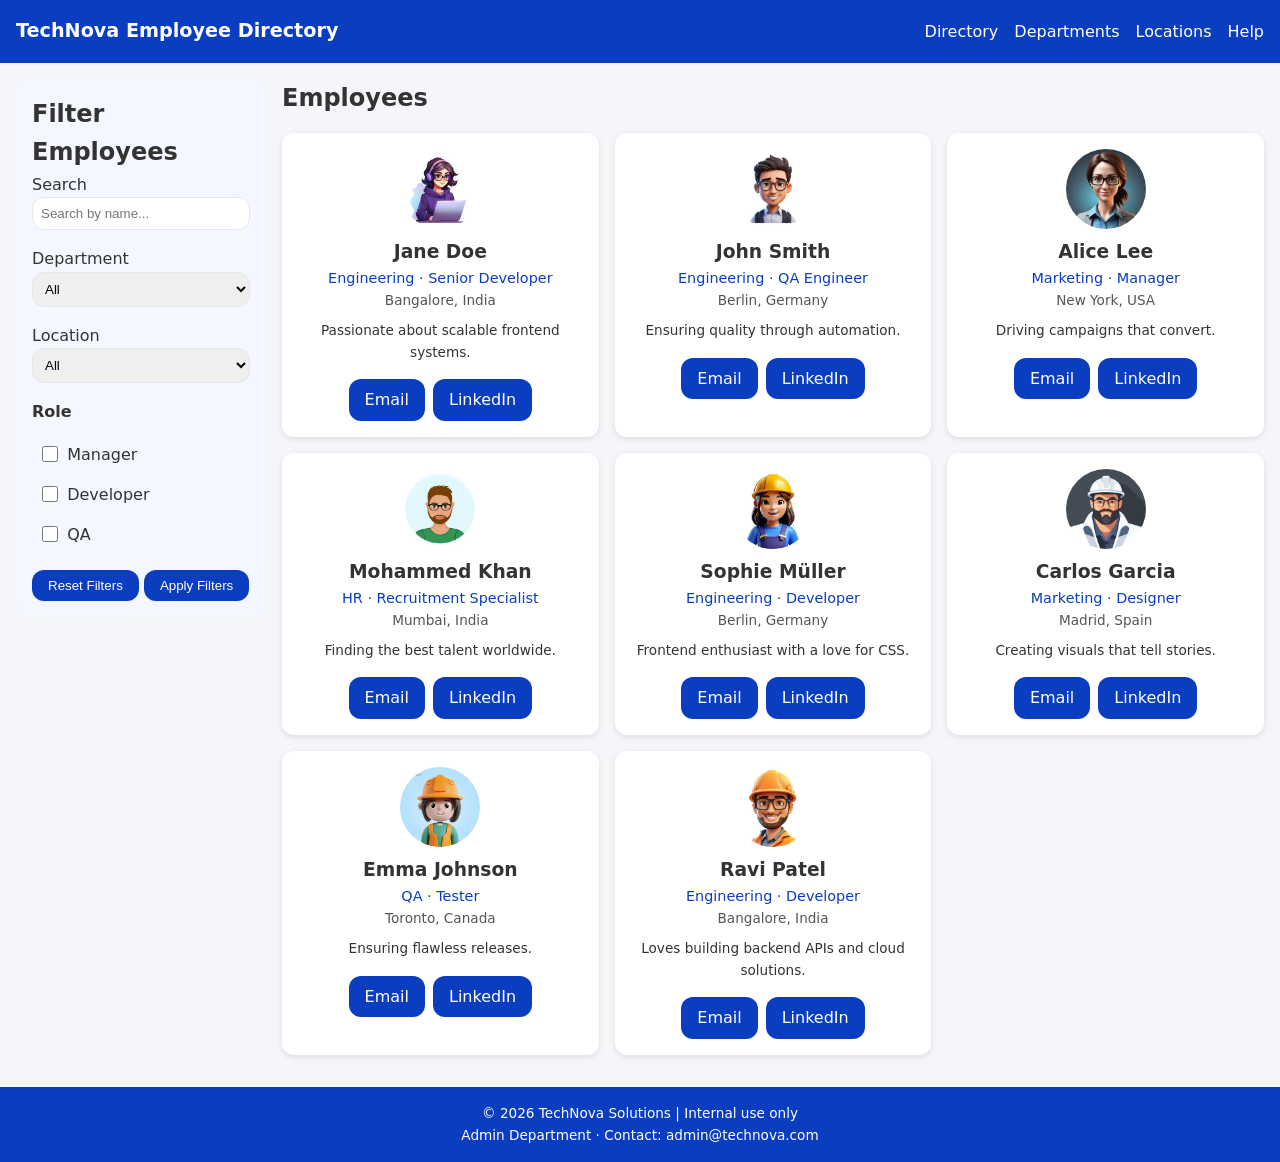
<file: html-css/Assignment-2/index.html>
<!DOCTYPE html>
<html lang="en">
  <head>
    <meta charset="UTF-8" />
    <meta name="viewport" content="width=device-width, initial-scale=1.0" />
    <meta name="author" content="TechNova Solutions" />
    <meta
      name="description"
      content="Internal employee directory for TechNova Solutions to discover teams, departments, and global colleagues."
    />

    <title>TechNova Employee Directory</title>
    <link rel="stylesheet" href="styles.css" />
  </head>

  <body>
    <header>
      <nav aria-label="Primary Navigation" class="navbar">
        <h1 class="logo">TechNova Employee Directory</h1>

        <!-- hidden checkbox -->
        <input type="checkbox" id="menu-toggle" class="visually-hidden" />

        <!-- hamburger icon -->
        <label
          for="menu-toggle"
          class="sidebar-toggle"
          aria-label="Toggle Menu"
        >
          ☰
        </label>

        <!-- nav menu -->
        <ul class="nav-links">
          <li><a href="#main-content">Directory</a></li>
          <li><a href="#departments">Departments</a></li>
          <li><a href="#locations">Locations</a></li>
          <li><a href="#help">Help</a></li>
        </ul>
      </nav>
    </header>

    <!-- =========================
       MAIN LAYOUT
  ========================== -->
    <div class="layout">
      <!-- FILTER SIDEBAR -->
      <aside class="sidebar" aria-labelledby="filter-heading">
        <h2 id="filter-heading">Filter Employees</h2>

        <form class="filter-form">
          <div class="form-group">
            <label for="search">Search</label>
            <input
              type="search"
              id="search"
              name="search"
              placeholder="Search by name..."
            />
          </div>

          <div class="form-group">
            <label for="department">Department</label>
            <select id="department" name="department">
              <option>All</option>
              <option>Engineering</option>
              <option>HR</option>
              <option>Marketing</option>
            </select>
          </div>

          <div class="form-group">
            <label for="location">Location</label>
            <select id="location" name="location">
              <option>All</option>
              <option>India</option>
              <option>USA</option>
              <option>Germany</option>
            </select>
          </div>

          <fieldset class="form-group role-fieldset">
            <legend class="visually-hidden">Role</legend>
            <label class="role-option"
              ><input type="checkbox" /> <span>Manager</span></label
            >
            <label class="role-option"
              ><input type="checkbox" /> <span>Developer</span></label
            >
            <label class="role-option"
              ><input type="checkbox" /> <span>QA</span></label
            >
          </fieldset>

          <button type="reset" class="btn">Reset Filters</button>
          <button type="reset" class="btn">Apply Filters</button>
        </form>
      </aside>

      <!-- =========================
         MAIN CONTENT
    ========================== -->
      <main class="main-content" id="main-content">
        <section aria-labelledby="employee-heading">
          <h2 id="employee-heading">Employees</h2>

          <!-- Employee Grid -->
          <div class="employee-grid" role="list">
            <!-- Employee Card -->
            <article class="card">
              <img
                src="assets/avatar1.jpg"
                alt="Jane Doe profile picture"
                class="avatar"
              />
              <h3>Jane Doe</h3>
              <p class="badge">Engineering · Senior Developer</p>
              <p class="location">Bangalore, India</p>
              <p class="bio">Passionate about scalable frontend systems.</p>
              <div class="contact">
                <a href="mailto:jane.doe@technova.com" class="btn">Email</a>
                <a href="#" class="btn">LinkedIn</a>
              </div>
            </article>

            <article class="card">
              <img
                src="assets/avatar2.jpg"
                alt="John Smith profile picture"
                class="avatar"
              />
              <h3>John Smith</h3>
              <p class="badge">Engineering · QA Engineer</p>
              <p class="location">Berlin, Germany</p>
              <p class="bio">Ensuring quality through automation.</p>
              <div class="contact">
                <a href="mailto:john.smith@technova.com" class="btn">Email</a>
                <a href="#" class="btn">LinkedIn</a>
              </div>
            </article>

            <article class="card">
              <img
                src="assets/avatar3.jpg"
                alt="Alice Lee profile picture"
                class="avatar"
              />
              <h3>Alice Lee</h3>
              <p class="badge">Marketing · Manager</p>
              <p class="location">New York, USA</p>
              <p class="bio">Driving campaigns that convert.</p>
              <div class="contact">
                <a href="mailto:alice.lee@technova.com" class="btn">Email</a>
                <a href="#" class="btn">LinkedIn</a>
              </div>
            </article>

            <article class="card">
              <img
                src="assets/avatar4.jpg"
                alt="Mohammed Khan profile picture"
                class="avatar"
              />
              <h3>Mohammed Khan</h3>
              <p class="badge">HR · Recruitment Specialist</p>
              <p class="location">Mumbai, India</p>
              <p class="bio">Finding the best talent worldwide.</p>
              <div class="contact">
                <a href="mailto:mohammed.khan@technova.com" class="btn"
                  >Email</a
                >
                <a href="#" class="btn">LinkedIn</a>
              </div>
            </article>

            <article class="card">
              <img
                src="assets/avatar5.jpg"
                alt="Sophie Müller profile picture"
                class="avatar"
              />
              <h3>Sophie Müller</h3>
              <p class="badge">Engineering · Developer</p>
              <p class="location">Berlin, Germany</p>
              <p class="bio">Frontend enthusiast with a love for CSS.</p>
              <div class="contact">
                <a href="mailto:sophie.mueller@technova.com" class="btn"
                  >Email</a
                >
                <a href="#" class="btn">LinkedIn</a>
              </div>
            </article>

            <article class="card">
              <img
                src="assets/avatar6.jpg"
                alt="Carlos Garcia profile picture"
                class="avatar"
              />
              <h3>Carlos Garcia</h3>
              <p class="badge">Marketing · Designer</p>
              <p class="location">Madrid, Spain</p>
              <p class="bio">Creating visuals that tell stories.</p>
              <div class="contact">
                <a href="mailto:carlos.garcia@technova.com" class="btn"
                  >Email</a
                >
                <a href="#" class="btn">LinkedIn</a>
              </div>
            </article>

            <article class="card">
              <img
                src="assets/avatar7.jpg"
                alt="Emma Johnson profile picture"
                class="avatar"
              />
              <h3>Emma Johnson</h3>
              <p class="badge">QA · Tester</p>
              <p class="location">Toronto, Canada</p>
              <p class="bio">Ensuring flawless releases.</p>
              <div class="contact">
                <a href="mailto:emma.johnson@technova.com" class="btn">Email</a>
                <a href="#" class="btn">LinkedIn</a>
              </div>
            </article>

            <article class="card">
              <img
                src="assets/avatar8.jpg"
                alt="Ravi Patel profile picture"
                class="avatar"
              />
              <h3>Ravi Patel</h3>
              <p class="badge">Engineering · Developer</p>
              <p class="location">Bangalore, India</p>
              <p class="bio">
                Loves building backend APIs and cloud solutions.
              </p>
              <div class="contact">
                <a href="mailto:ravi.patel@technova.com" class="btn">Email</a>
                <a href="#" class="btn">LinkedIn</a>
              </div>
            </article>
          </div>
        </section>
      </main>
    </div>

    <!-- =========================
       FOOTER
  ========================== -->
    <footer class="footer">
      <p>&copy; 2026 TechNova Solutions | Internal use only</p>
      <p>Admin Department · Contact: admin@technova.com</p>
    </footer>
  </body>
</html>
</file>
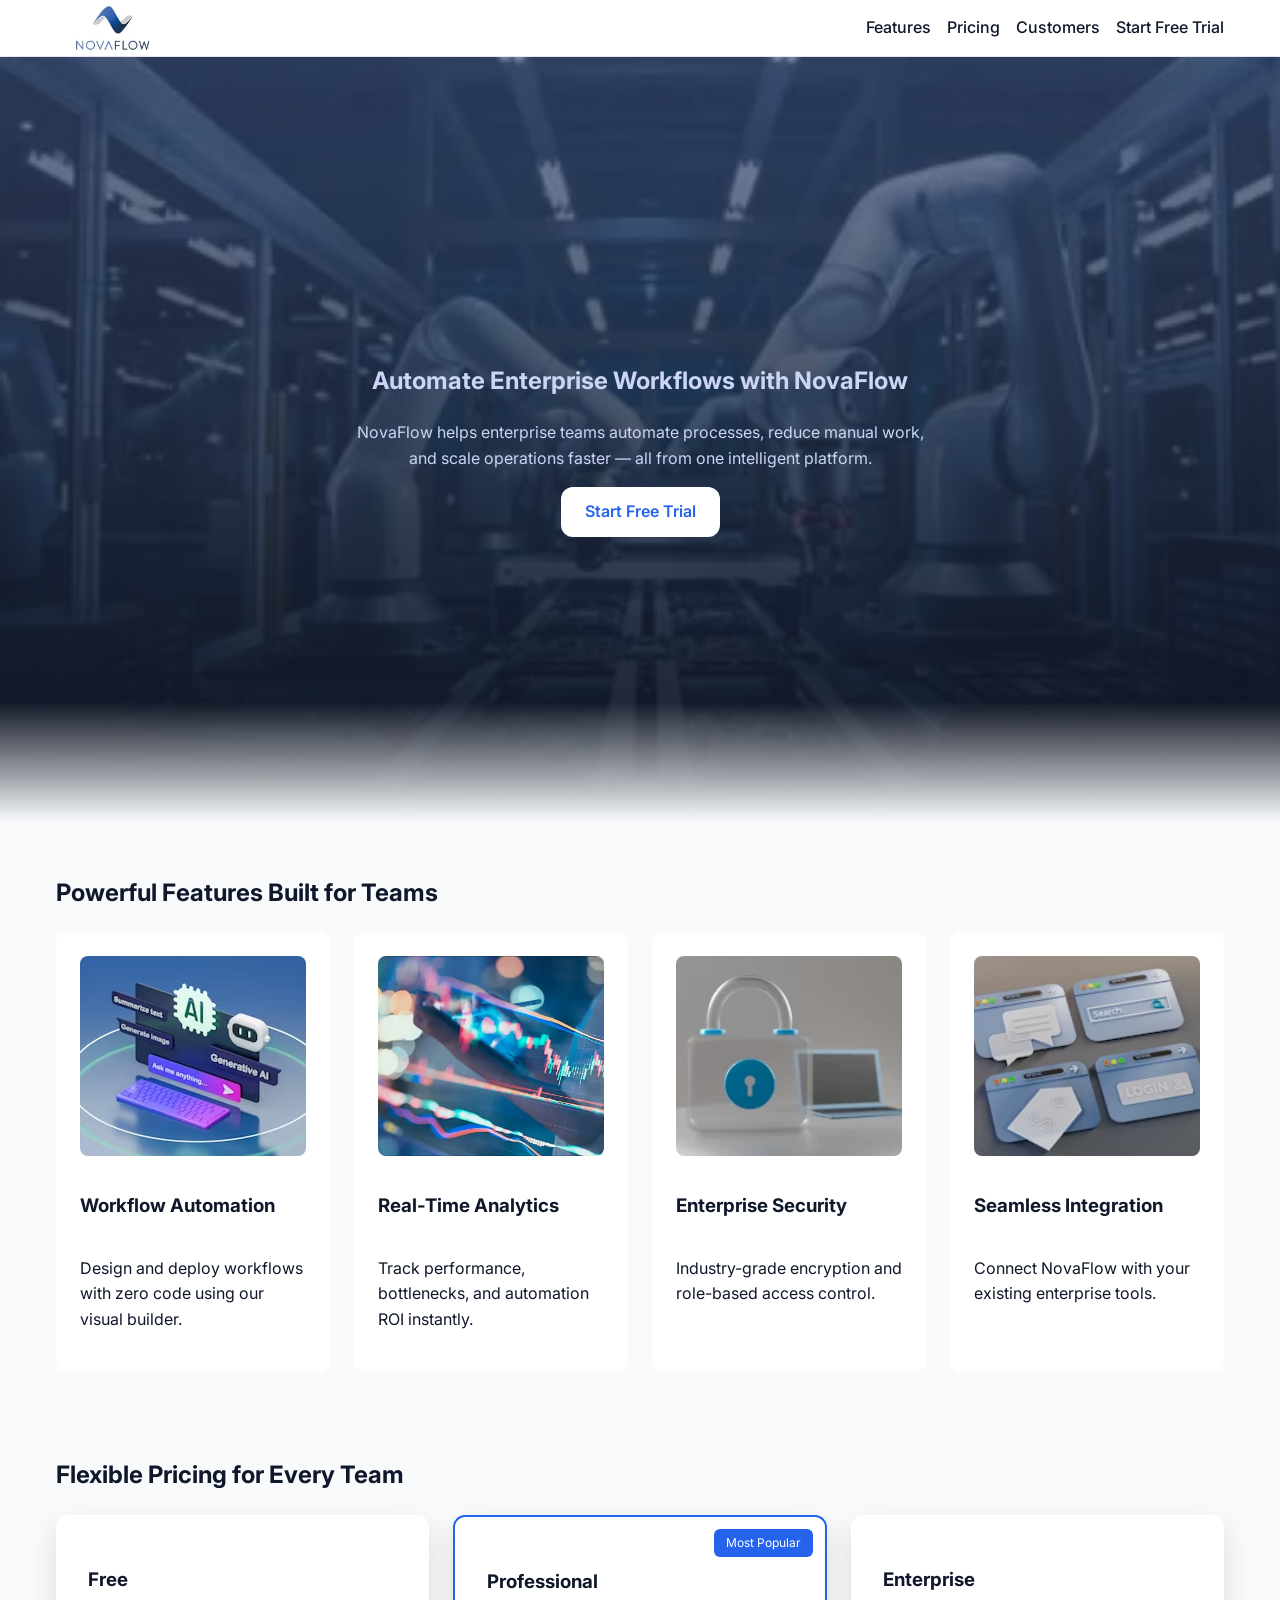
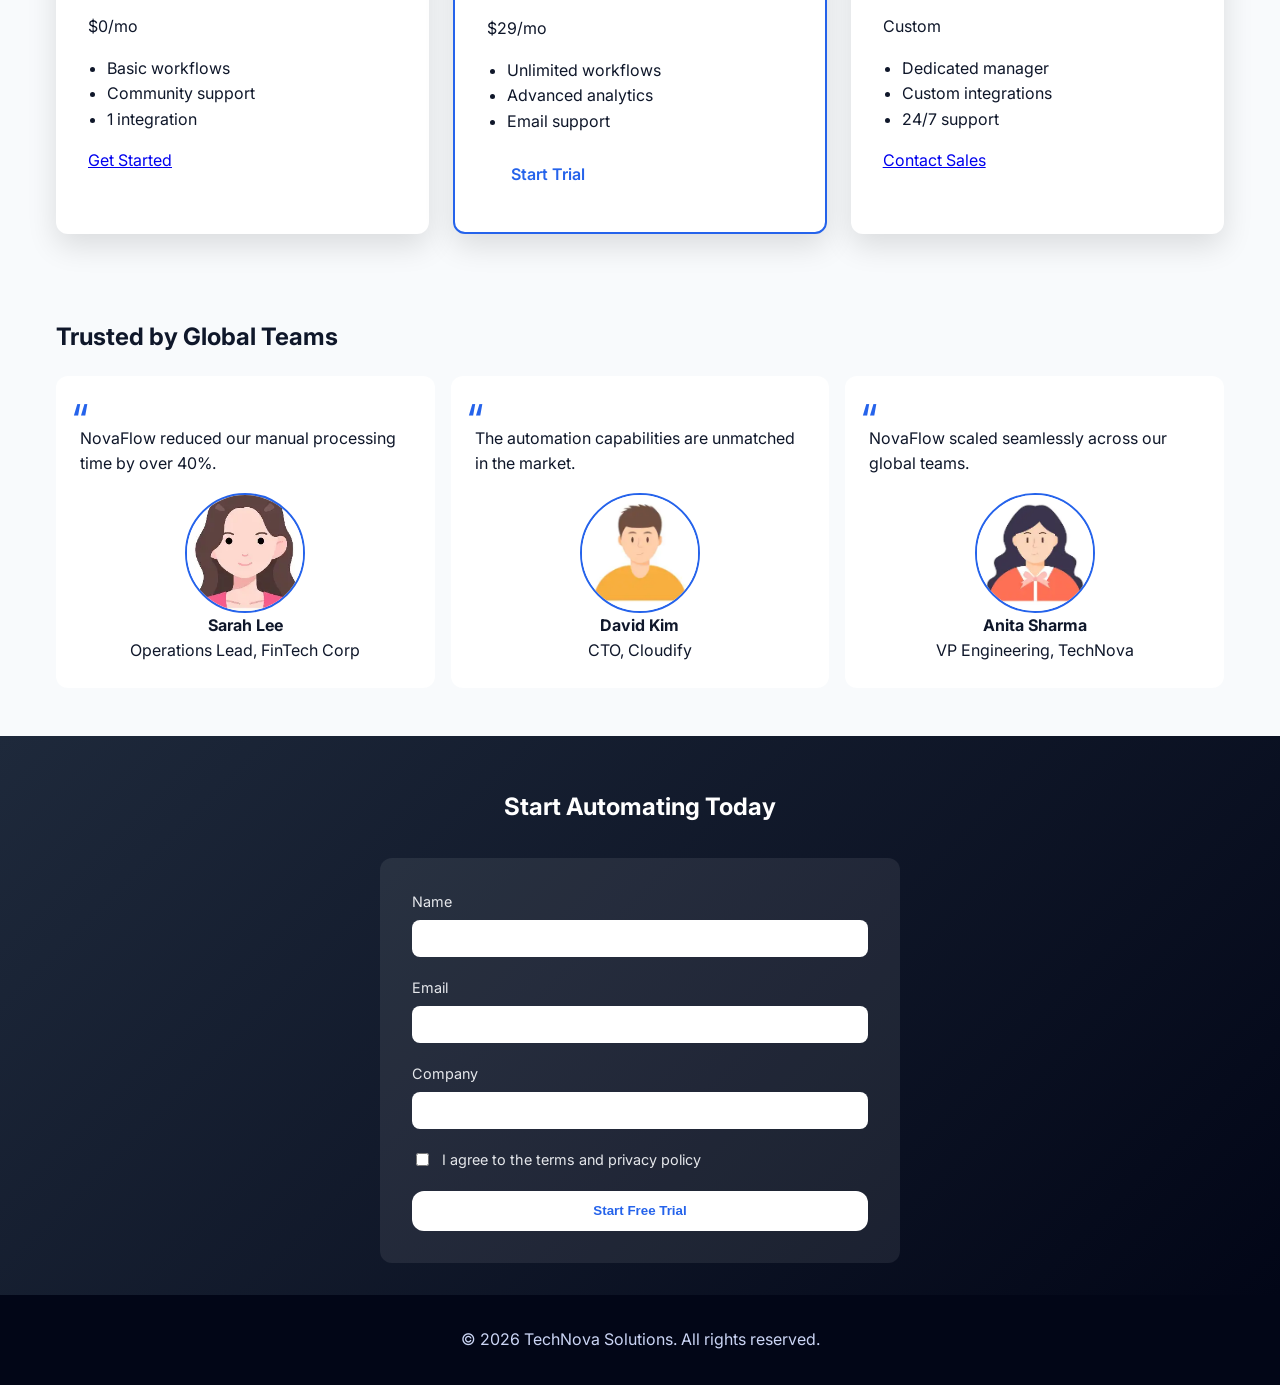
<file: html-css/Assignment-3/index.html>
<!DOCTYPE html>
<html lang="en">
<head>
  <meta charset="UTF-8">
  <meta name="viewport" content="width=device-width, initial-scale=1.0">
  <title>NovaFlow – Intelligent Automation Platform</title>

  <!-- Google Font -->
  <link rel="preconnect" href="https://fonts.googleapis.com">
  <link rel="preconnect" href="https://fonts.gstatic.com" crossorigin>
  <link href="https://fonts.googleapis.com/css2?family=Inter:wght@400;500;600;700&display=swap" rel="stylesheet">

  <link rel="stylesheet" href="styles.css">
</head>

<body>
  <!-- ================= HEADER ================= -->
  <header class="site-header">
    <div class="container header-content">
      <img src="assets/logo.jpg" alt="NovaFlow logo" class="logo">

      <!-- CSS-only toggle -->
      <input type="checkbox" id="menu-toggle" class="visually-hidden">

      <!-- Hamburger -->
      <!-- <label for="menu-toggle" class="hamburger" aria-label="Toggle navigation">
        ☰
      </label> -->
      <div class="hamburger">
        <p>☰</p>
        <!-- <input type="checkbox"> -->
      </div>
      
      <nav aria-label="Primary navigation">
        <ul class="nav-list">
          <li><a href="#features">Features</a></li>
          <li><a href="#pricing">Pricing</a></li>
          <li><a href="#testimonials">Customers</a></li>
          <li><a href="#cta">Start Free Trial</a></li>
        </ul>
      </nav>
    </div>
  </header>

  <!-- ================= MAIN ================= -->
  <main id="main">

    <!-- ===== HERO SECTION ===== -->
    <section class="hero">
      <div class="container hero-grid">
        <div class="hero-text">
          <h1>Automate Enterprise Workflows with NovaFlow</h1>
          <p>
            NovaFlow helps enterprise teams automate processes, reduce manual work,
            <br>and scale operations faster — all from one intelligent platform.
          </p>
          <a href="#cta" class="btn-primary">Start Free Trial</a>
        </div>
      </div>
    </section>

    <!-- ===== FEATURES ===== -->
    <section id="features" class="features">
      <div class="container">
        <h2>Powerful Features Built for Teams</h2>

        <div class="features-grid">
          <article class="feature-card">
            <img src="assets/Workflow_Automation.jpg" alt="Workflow_Automation_img" aria-hidden="true">
            <h3>Workflow Automation</h3>
            <p>Design and deploy workflows with zero code using our visual builder.</p>
          </article>

          <article class="feature-card">
            <img src="assets/real_time_analytics.jpg" alt="real_time_analytics_img" aria-hidden="true">
            <h3>Real-Time Analytics</h3>
            <p>Track performance, bottlenecks, and automation ROI instantly.</p>
          </article>

          <article class="feature-card">
            <img src="assets/Enterprise_Security.jpg" alt="enterprise_security_img" aria-hidden="true">
            <h3>Enterprise Security</h3>
            <p>Industry-grade encryption and role-based access control.</p>
          </article>

          <article class="feature-card">
            <img src="assets/Seamless_Integrations.jpg" alt="Seamless_Integrations_img" aria-hidden="true">
            <h3>Seamless Integration</h3>
            <p>Connect NovaFlow with your existing enterprise tools.</p>
          </article>
        </div>
      </div>
    </section>

    <!-- ===== PRICING ===== -->
    <section id="pricing" class="pricing">
      <div class="container">
        <h2>Flexible Pricing for Every Team</h2>

        <div class="pricing-grid">
          <article class="pricing-card">
            <h3>Free</h3>
            <p class="price">$0<span>/mo</span></p>
            <ul>
              <li>Basic workflows</li>
              <li>Community support</li>
              <li>1 integration</li>
            </ul>
            <a href="#free" class="btn-secondary">Get Started</a>
          </article>

          <article class="pricing-card highlight">
            <span class="ribbon">Most Popular</span>
            <h3>Professional</h3>
            <p class="price">$29<span>/mo</span></p>
            <ul>
              <li>Unlimited workflows</li>
              <li>Advanced analytics</li>
              <li>Email support</li>
            </ul>
            <a href="#professional-trial" class="btn-primary">Start Trial</a>
          </article>

          <article class="pricing-card">
            <h3>Enterprise</h3>
            <p class="price">Custom</p>
            <ul>
              <li>Dedicated manager</li>
              <li>Custom integrations</li>
              <li>24/7 support</li>
            </ul>
            <a href="#sales" class="btn-secondary">Contact Sales</a>
          </article>
        </div>
      </div>
    </section>

    <!-- ===== TESTIMONIALS ===== -->
    <section id="testimonials" class="testimonials">
      <div class="container">
        <h2>Trusted by Global Teams</h2>

        <div class="testimonial-row">
          <figure class="testimonial-card">
            <blockquote>
              <br>NovaFlow reduced our manual processing time by over 40%.
            </blockquote>
            <figcaption class="user-id">
              <img src="assets/user1.jpg" alt="Client photo">
              <div>
                <strong>Sarah Lee</strong><br>
                <span>Operations Lead, FinTech Corp</span>
              </div>
            </figcaption>
          </figure>

          <figure class="testimonial-card">
            <blockquote>
              <br>The automation capabilities are unmatched in the market.
            </blockquote>
            <figcaption class="user-id">
              <img src="assets/user2.jpg" alt="Client photo">
              <div>
                <strong>David Kim</strong><br>
                <span>CTO, Cloudify</span>
              </div>
            </figcaption>
          </figure>

          <figure class="testimonial-card">
            <blockquote>
              <br>NovaFlow scaled seamlessly across our global teams.
            </blockquote>
            <figcaption class="user-id">
              <img src="assets/user3.jpg" alt="Client photo">
              <div>
                <strong>Anita Sharma</strong><br>
                <span>VP Engineering, TechNova</span>
              </div>
            </figcaption>
          </figure>
        </div>
      </div>
    </section>

    <!-- ===== CTA ===== -->
    <section id="cta" class="cta">
      <div class="container">
        <h2>Start Automating Today</h2>

        <form class="cta-form">
          <div class="form-group">
            <label for="name">Name</label>
            <input id="name" type="text" required>
          </div>

          <div class="form-group">
            <label for="email">Email</label>
            <input id="email" type="email" required>
          </div>

          <div class="form-group">
            <label for="company">Company</label>
            <input id="company" type="text">
          </div>

          <div class="form-group checkbox">
            <input id="terms" type="checkbox" required>
            <label for="terms">I agree to the terms and privacy policy</label>
          </div>

          <input type="submit" value="Start Free Trial" class="btn-primary">
        </form>
      </div>
    </section>

  </main>

  <!-- ================= FOOTER ================= -->
  <footer class="site-footer">
    <div class="container">
      <p>© 2026 TechNova Solutions. All rights reserved.</p>
    </div>
  </footer>

</body>
</html>
</file>
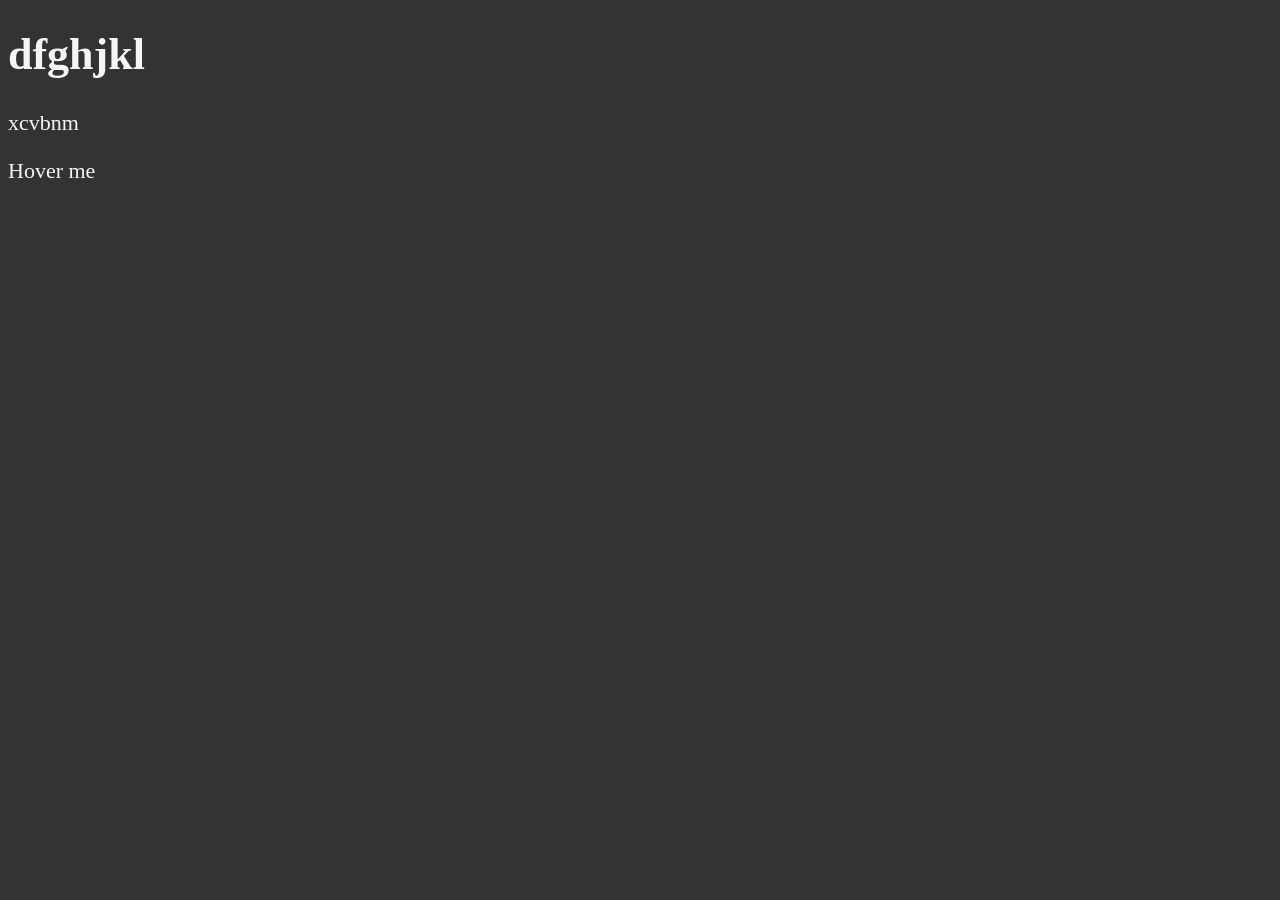
<file: html-css/getting_sarted_with_html/index.html>
<!DOCTYPE html>
<html lang="en">
    <head>
        <title>Web Page</title>
        <link rel="stylesheet" href="main.css" type="text/css">
    </head>
    <body>
        <h1>dfghjkl</h1>
        <p>xcvbnm</p>
        <p title="This is a paragraph">Hover me</p>
    </body>
</html>
</file>
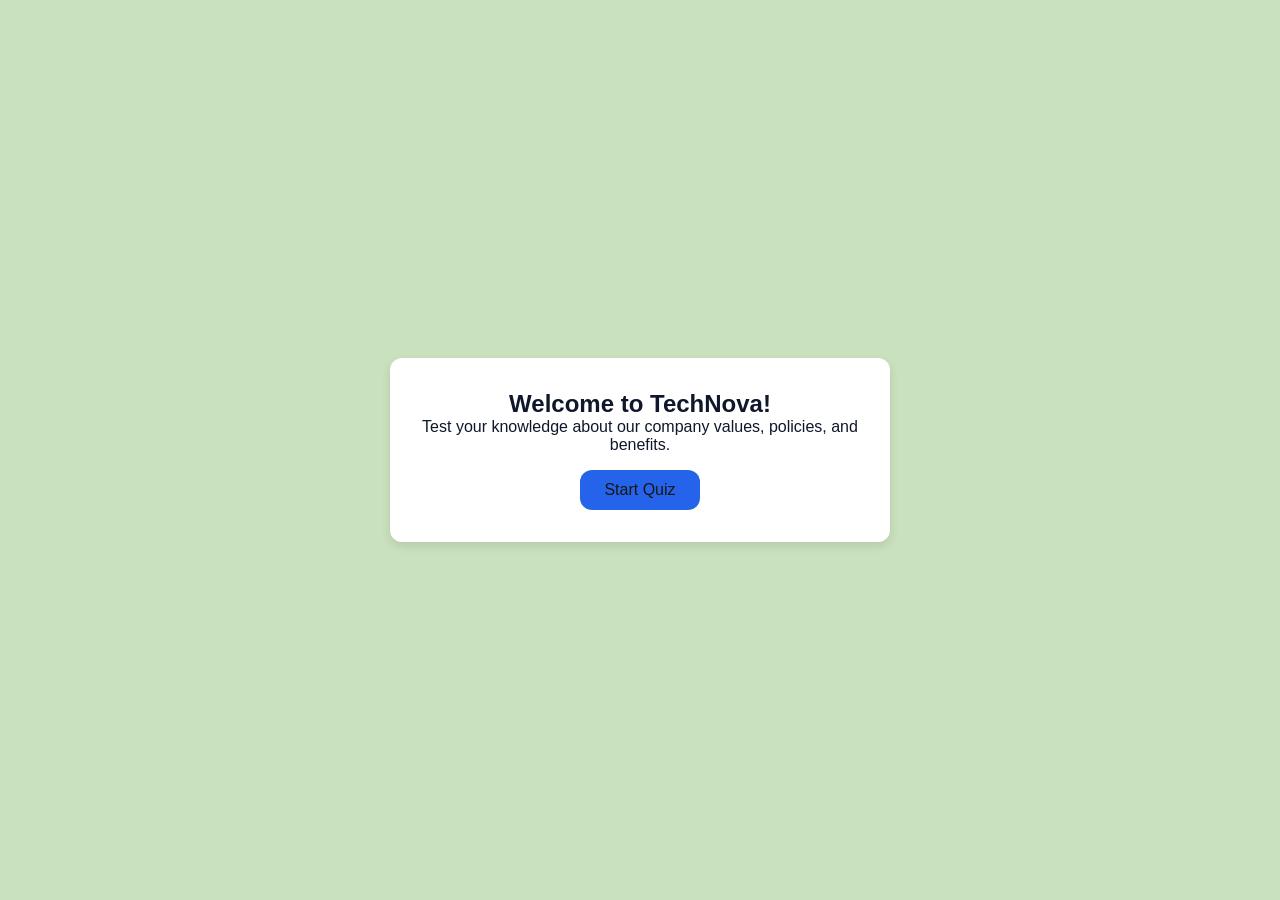
<file: js/Assignment - 1/index.html>
<!DOCTYPE html>
<html lang="en">
  <head>
    <meta charset="UTF-8" />
    <meta name="viewport" content="width=device-width, initial-scale=1.0" />
    <title>TechNova Onboarding Quiz</title>
    <link rel="stylesheet" href="styles.css" />
  </head>
  <body>
    <div class="container">
      <!-- Welcome Screen -->
      <section id="welcome-screen" class="screen active">
        <h1>Welcome to TechNova!</h1>
        <p>
          Test your knowledge about our company values, policies, and benefits.
        </p>
        <button id="start-btn">Start Quiz</button>
      </section>

      <!-- Quiz Screen -->
      <section id="quiz-screen" class="screen">
        <div class="progress-bar">
          <div id="progress-fill"></div>
        </div>
        <div id="question-container">
          <h2 id="question-text"></h2>
          <div id="options-container"></div>
        </div>
        <audio id="correct-sound" src="Correct.mp3"></audio>
        <audio id="wrong-sound" src="Wrong.mp3"></audio>
        <div id="score-container">
          Score: <span id="score">0</span> / <span id="total">0</span>
        </div>
      </section>

      <!-- Result Screen -->
      <section id="result-screen" class="screen">
        <h1>Quiz Completed!</h1>
        <p id="final-score"></p>
        <p id="custom-message"></p>
        <p id="time-taken"></p>
        <button id="retake-btn">Retake Quiz</button>
      </section>
    </div>

    <script src="script.js"></script>
  </body>
</html>
</file>
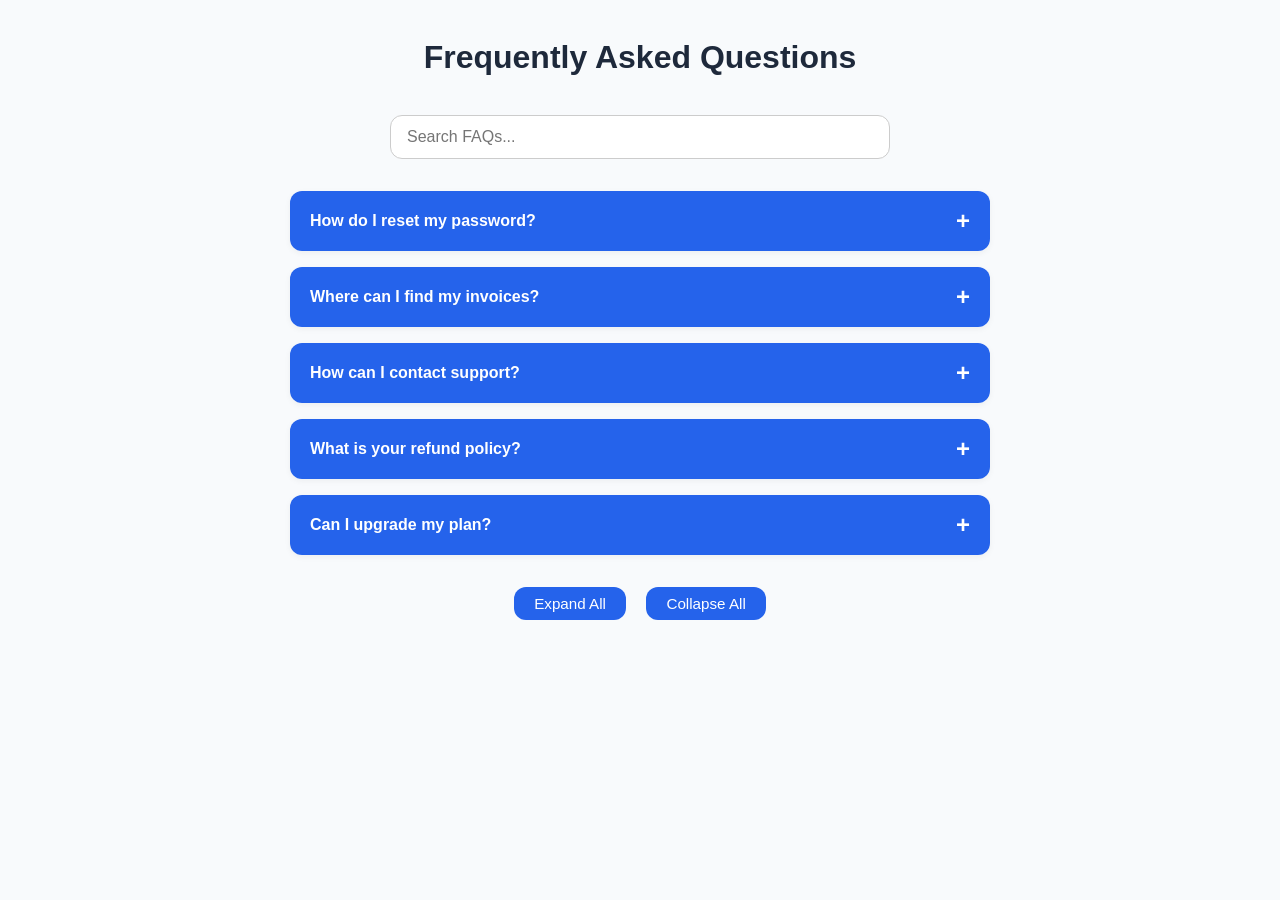
<file: js/Assignment - 2/index.html>
<!DOCTYPE html>
<html lang="en">
<head>
  <meta charset="UTF-8">
  <meta name="viewport" content="width=device-width, initial-scale=1.0">
  <title>FAQ Accordion</title>
  <link rel="stylesheet" href="styles.css">
</head>
<body>
  <main>
    <h1>Frequently Asked Questions</h1>

    <!-- Optional Search Bar -->
    <input type="text" id="faqSearch" placeholder="Search FAQs..." aria-label="Search FAQs">

    <!-- FAQ Container -->
    <section id="faqContainer" class="faq-container" aria-label="FAQ Section">
      <!-- FAQs will be dynamically injected here -->
    </section>

    <!-- Optional Expand/Collapse All Buttons -->
    <div class="faq-controls">
      <button id="expandAll">Expand All</button>
      <button id="collapseAll">Collapse All</button>
    </div>
  </main>

  <script src="script.js"></script>
</body>
</html>
</file>
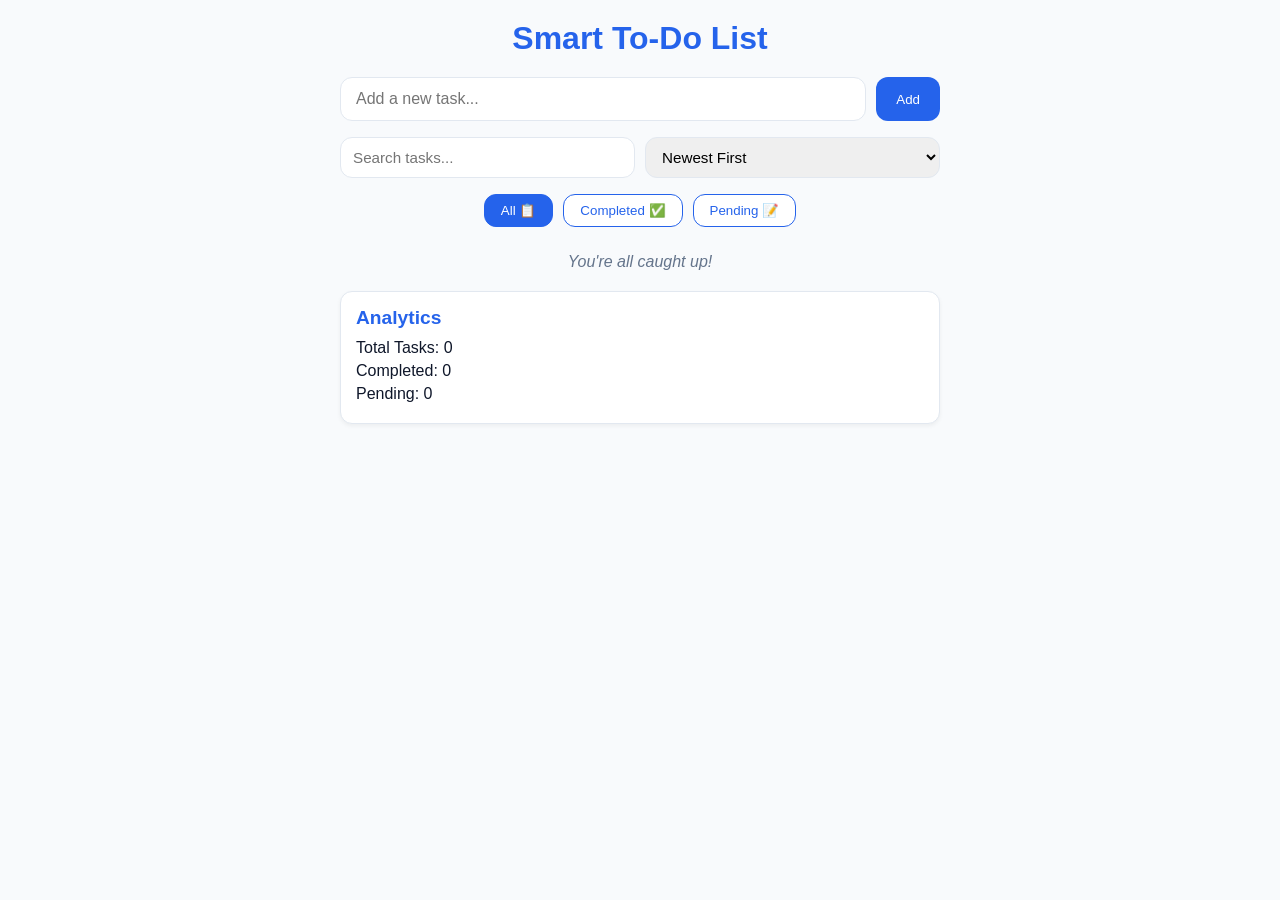
<file: js/Assignment - 3/index.html>
<!DOCTYPE html>
<html lang="en">
<head>
  <meta charset="UTF-8">
  <meta name="viewport" content="width=device-width, initial-scale=1.0">
  <title>Smart To-Do List</title>
  <link rel="stylesheet" href="style.css">
</head>
<body>
  <div class="app-container">
    <header>
      <h1>Smart To-Do List</h1>
    </header>

    <main>
      <!-- Task Input Section -->
      <section class="task-input">
        <input type="text" id="taskInput" placeholder="Add a new task..." />
        <button id="addTaskBtn">Add</button>
      </section>

      <section class="controls">
        <input 
            type="text" 
            id="searchInput" 
            placeholder="Search tasks..." 
        />

        <select id="sortSelect">
            <option value="newest">Newest First</option>
            <option value="oldest">Oldest First</option>
            <!-- <option value="completed">Completed First</option>
            <option value="pending">Pending First</option> -->
        </select>
      </section>


      <!-- Filter Buttons -->
      <section class="filters">
        <button class="filter-btn active" data-filter="all">All 📋</button>
        <button class="filter-btn" data-filter="completed">Completed ✅</button>
        <button class="filter-btn" data-filter="pending">Pending 📝</button>
      </section>

      <!-- Tasks List -->
      <ul id="taskList" class="task-list">
        <!-- Tasks will be dynamically injected here -->
      </ul>

      <!-- Empty State -->
      <p id="emptyState" class="empty-state"></p>
    </main>

    <!-- Analytics Sidebar -->
    <aside class="analytics">
      <h2>Analytics</h2>
      <p>Total Tasks: <span id="totalTasks">0</span></p>
      <p>Completed: <span id="completedTasks">0</span></p>
      <p>Pending: <span id="pendingTasks">0</span></p>
    </aside>
  </div>

  <script src="script.js"></script>
</body>
</html>
</file>
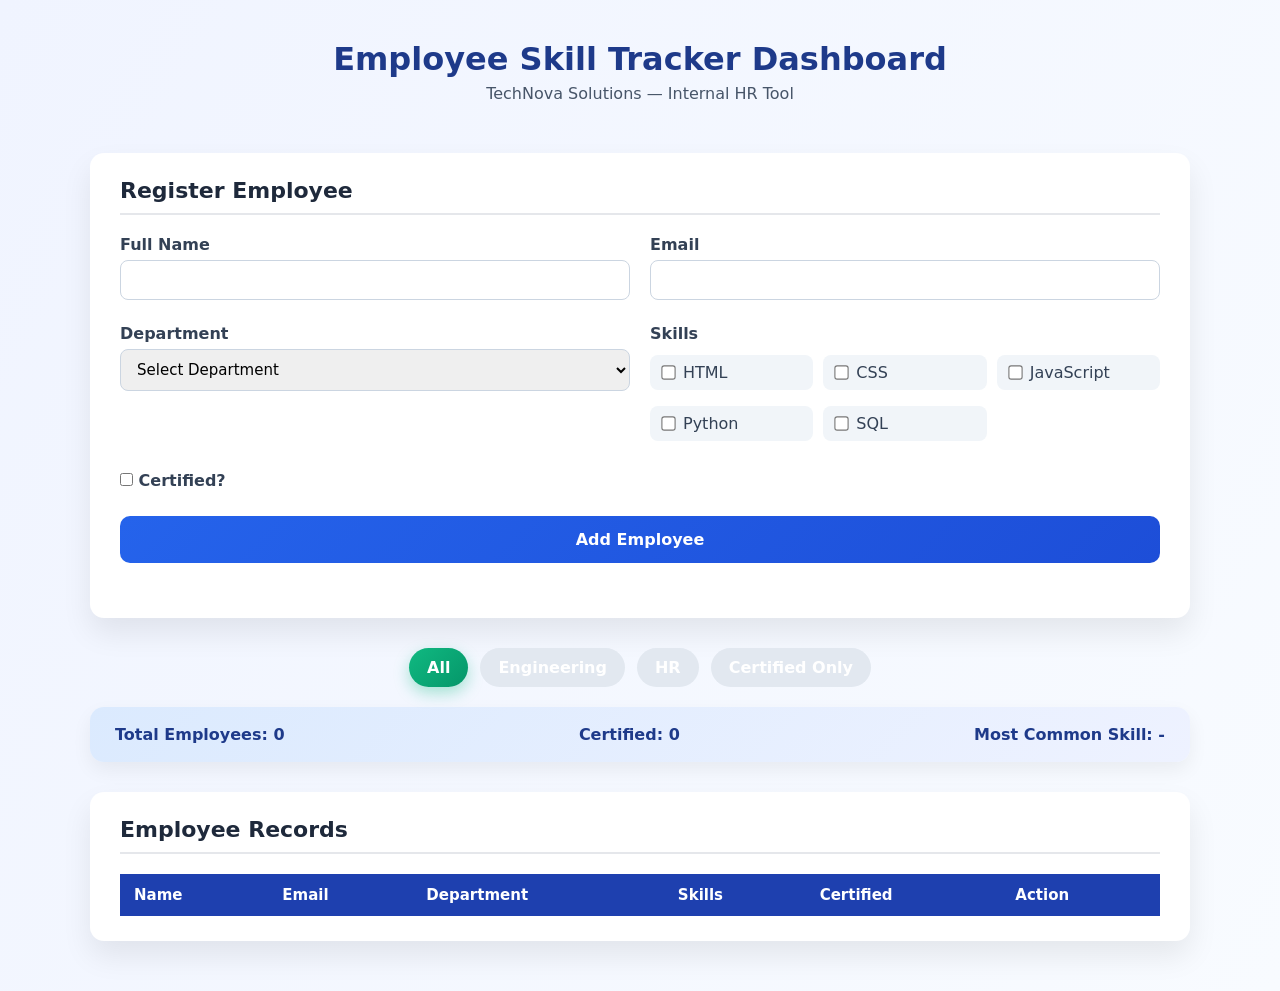
<file: js/Assignment - 4/index.html>
<!DOCTYPE html>
<html lang="en">
<head>
  <meta charset="UTF-8" />
  <title>Employee Skill Tracker Dashboard</title>
  <meta name="viewport" content="width=device-width, initial-scale=1.0"/>
  <link rel="stylesheet" href="style.css" />
</head>
<body>

  <header>
    <h1>Employee Skill Tracker Dashboard</h1>
    <p>TechNova Solutions — Internal HR Tool</p>
  </header>

  <!-- FORM -->
  <section class="card">
    <h2>Register Employee</h2>

    <form id="employeeForm">

      <div class="form-group">
        <label>Full Name</label>
        <input type="text" id="name" />
        <small class="error"></small>
      </div>

      <div class="form-group">
        <label>Email</label>
        <input type="text" id="email" />
        <small class="error"></small>
      </div>

      <div class="form-group">
        <label>Department</label>
        <select id="department">
          <option value="">Select Department</option>
          <option>Engineering</option>
          <option>HR</option>
          <option>Sales</option>
          <option>Finance</option>
        </select>
        <small class="error"></small>
      </div>

      <div class="form-group">
        <label>Skills</label>
        <div class="checkbox-group">
          <label><input type="checkbox" value="HTML" /> HTML</label>
          <label><input type="checkbox" value="CSS" /> CSS</label>
          <label><input type="checkbox" value="JavaScript" /> JavaScript</label>
          <label><input type="checkbox" value="Python" /> Python</label>
          <label><input type="checkbox" value="SQL" /> SQL</label>
        </div>
        <small class="error"></small>
      </div>

      <div class="form-group">
        <label>
          <input type="checkbox" id="certified" />
          Certified?
        </label>
      </div>

      <button type="submit">Add Employee</button>
      <p id="successMsg"></p>

    </form>
  </section>

  <!-- FILTERS -->
  <section class="filters">
    <button class="filter active" data-filter="all">All</button>
    <button class="filter" data-filter="Engineering">Engineering</button>
    <button class="filter" data-filter="HR">HR</button>
    <button class="filter" data-filter="certified">Certified Only</button>
  </section>

  <!-- STATS -->
  <section class="stats">
    <div>Total Employees: <span id="totalCount">0</span></div>
    <div>Certified: <span id="certifiedCount">0</span></div>
    <div>Most Common Skill: <span id="commonSkill">-</span></div>
  </section>

  <!-- TABLE -->
  <section class="card">
    <h2>Employee Records</h2>
    <table>
      <thead>
        <tr>
          <th>Name</th>
          <th>Email</th>
          <th>Department</th>
          <th>Skills</th>
          <th>Certified</th>
          <th>Action</th>
        </tr>
      </thead>
      <tbody id="employeeTable"></tbody>
    </table>
  </section>

  <script src="script.js"></script>
</body>
</html>
</file>
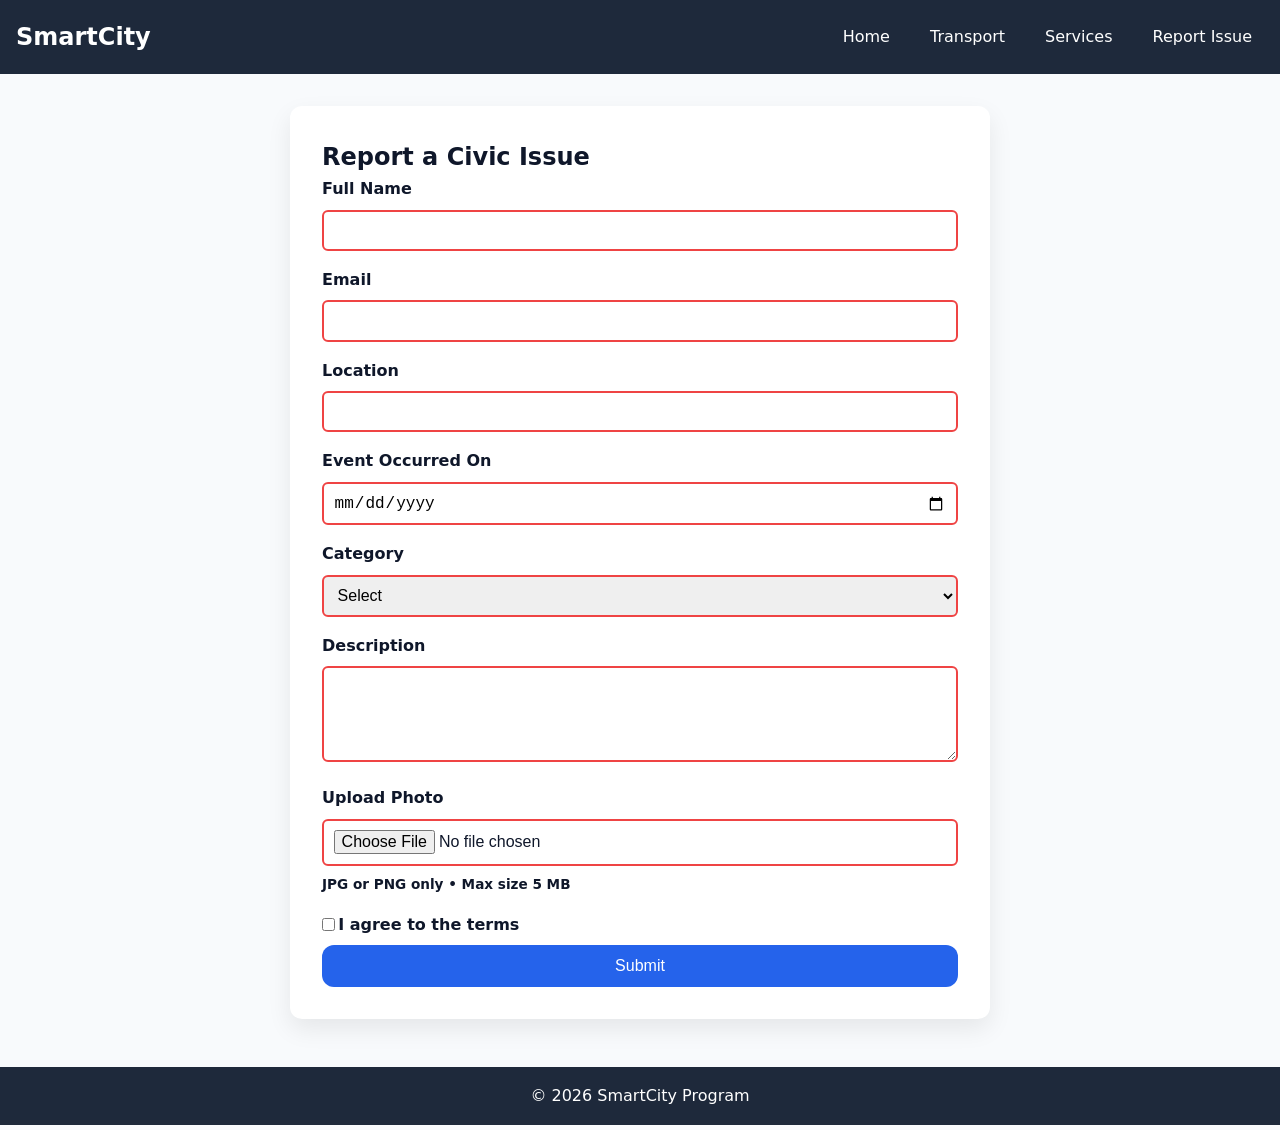
<file: html-css/Assignment-4/report-issue.html>
<!DOCTYPE html>
<html lang="en">
  <head>
    <meta charset="UTF-8" />
    <title>Report an Issue</title>
    <link rel="stylesheet" href="css/styles.css" />
  </head>

  <body class="page-report">
    <header>
      <nav class="navbar" aria-label="Main Navigation">
        <h2 class="logo">SmartCity</h2>

        <!-- Hamburger Button -->
        <button class="menu-toggle" aria-label="Toggle navigation">☰</button>

        <div class="nav-links">
          <a href="index.html">Home</a>
          <a href="transport.html">Transport</a>
          <a href="services.html">Services</a>
          <a href="report-issue.html">Report Issue</a>
        </div>
      </nav>
    </header>

    <main>
      <form class="report-form" aria-labelledby="form-title">
        <h2 id="form-title">Report a Civic Issue</h2>

        <label for="name"
          >Full Name <input id="name" type="text" required minlength="3"
        /></label>

        <label for="email"
          >Email <input id="email" type="email" required
        /></label>

        <label for="location"
          >Location <input id="location" type="text" required
        /></label>

        <label for="event-date">
          Event Occurred On
          <input
            id="event-date"
            type="date"
            required
            aria-describedby="date-help"
          />
        </label>
        <script>
          const dateInput = document.getElementById("event-date");
          const today = new Date().toISOString().split("T")[0];
          dateInput.max = today;
        </script>

        <label for="category"
          >Category
          <select id="category" required>
            <option selected disabled value="">Select</option>
            <option>Road</option>
            <option>Water</option>
            <option>Electricity</option>
          </select></label
        >

        <label for="desc"
          >Description
          <textarea id="desc" rows="4" required minlength="10"></textarea>
        </label>

        <label for="file"
          >Upload Photo
          <input
            id="file"
            type="file"
            accept=".jpg,.jpeg,.png,image/jpeg,image/png"
            required
          /><small class="hint"> JPG or PNG only • Max size 5 MB </small></label
        >

        <label class="checkbox-label">
          <input type="checkbox" required />
          I agree to the terms
        </label>

        <button type="submit">Submit</button>

        <p class="status" role="status" aria-live="polite">
          ✔ Issue can be submitted now
        </p>
      </form>
    </main>

    <footer>
      <p>© 2026 SmartCity Program</p>
    </footer>

    <script>
      const menuToggle = document.querySelector(".menu-toggle");
      const navLinks = document.querySelector(".nav-links");

      menuToggle.addEventListener("click", () => {
        navLinks.classList.toggle("active");
      });
    </script>
  </body>
</html>
</file>
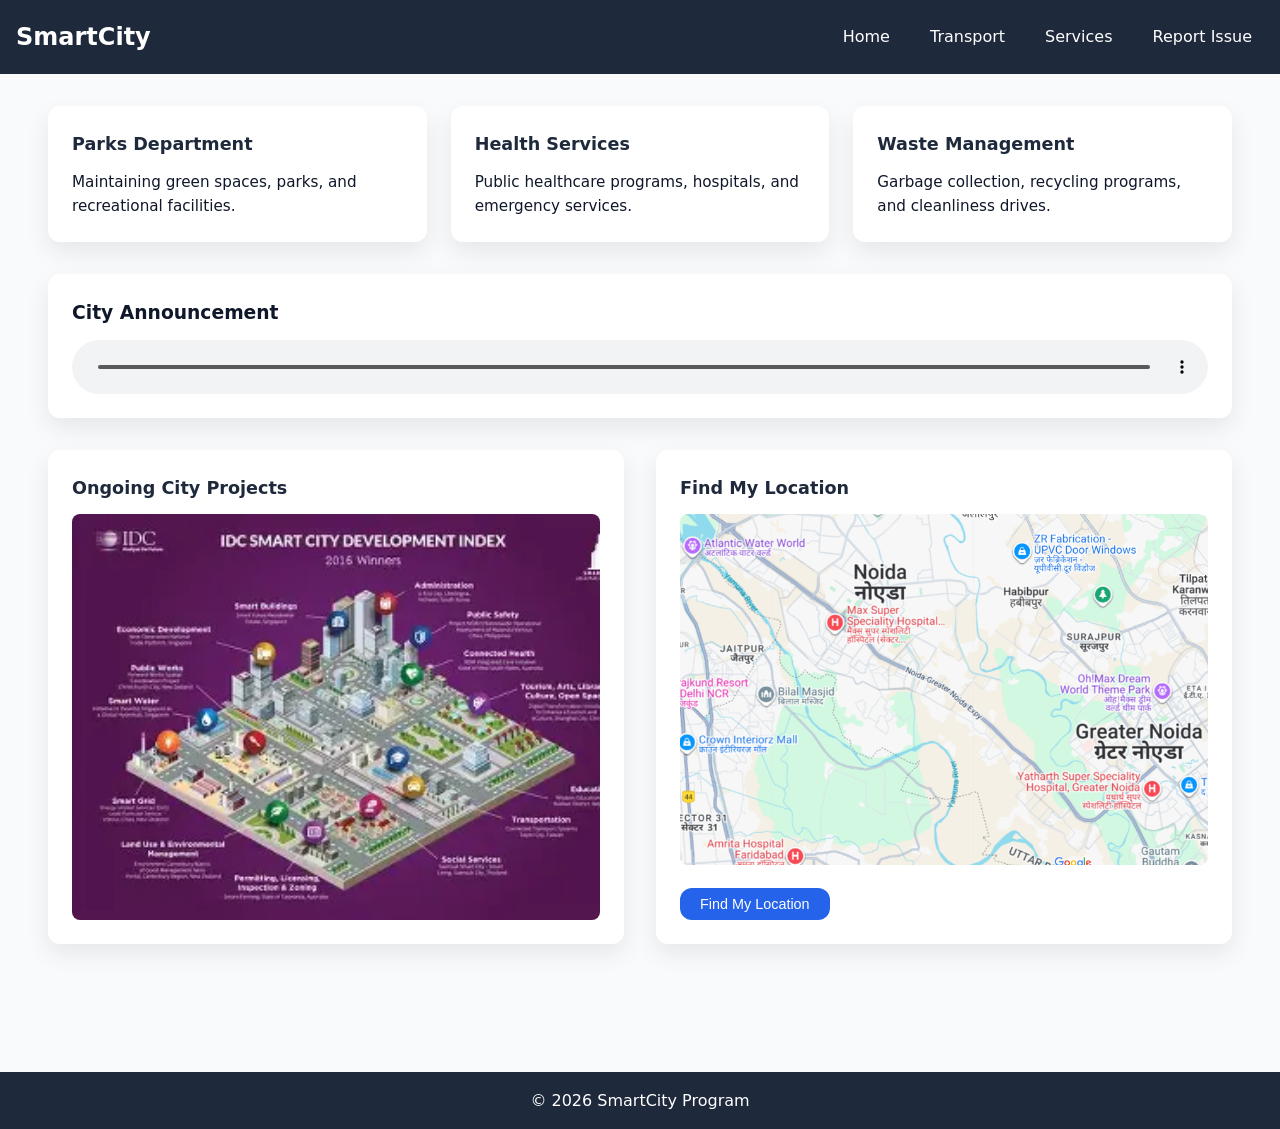
<file: html-css/Assignment-4/services.html>
<!DOCTYPE html>
<html lang="en">
  <head>
    <meta charset="UTF-8" />
    <title>City Services | SmartCity</title>
    <link rel="stylesheet" href="css/styles.css">
  </head>
  <body class="page-services">
    <header>
      <nav class="navbar" aria-label="Main Navigation">
        <h2 class="logo">SmartCity</h2>

        <!-- Hamburger Button -->
        <button class="menu-toggle" aria-label="Toggle navigation">
          ☰
        </button>

        <div class="nav-links">
          <a href="index.html">Home</a>
          <a href="transport.html">Transport</a>
          <a href="services.html">Services</a>
          <a href="report-issue.html">Report Issue</a>
        </div>
      </nav>
    </header>

    <main class="services-page">
      <!-- First 3 cards in grid -->
      <section class="services-grid">
        <article class="service-card">
          <h3>Parks Department</h3>
          <p>Maintaining green spaces, parks, and recreational facilities.</p>
        </article>

        <article class="service-card">
          <h3>Health Services</h3>
          <p>Public healthcare programs, hospitals, and emergency services.</p>
        </article>

        <article class="service-card">
          <h3>Waste Management</h3>
          <p>Garbage collection, recycling programs, and cleanliness drives.</p>
        </article>
      </section>
      <section class="audio-card">
        <h3>City Announcement</h3>
        <audio controls>
          <source src="assets/media/city-announcement.mp3" type="audio/mpeg" />
        </audio>
      </section>

      <!-- Remaining cards in columnar, centered -->
      <section class="services-features">
        <article class="service-card media-card">
          <h3>Ongoing City Projects</h3>
          <img
            src="assets/images/project-2.jpg"
            alt="Smart city development project"
          />
        </article>

        <article class="service-card media-card">
          <h3>Find My Location</h3>
          <img src="assets/images/static-map.png" alt="City park map" />
          <button type="button">Find My Location</button>
        </article>
      </section>
    </main>

    <footer>
      <p>© 2026 SmartCity Program</p>
    </footer>

  <script>
    const menuToggle = document.querySelector(".menu-toggle");
    const navLinks = document.querySelector(".nav-links");

    menuToggle.addEventListener("click", () => {
      navLinks.classList.toggle("active");
    });
  </script>
  </body>
</html>
</file>
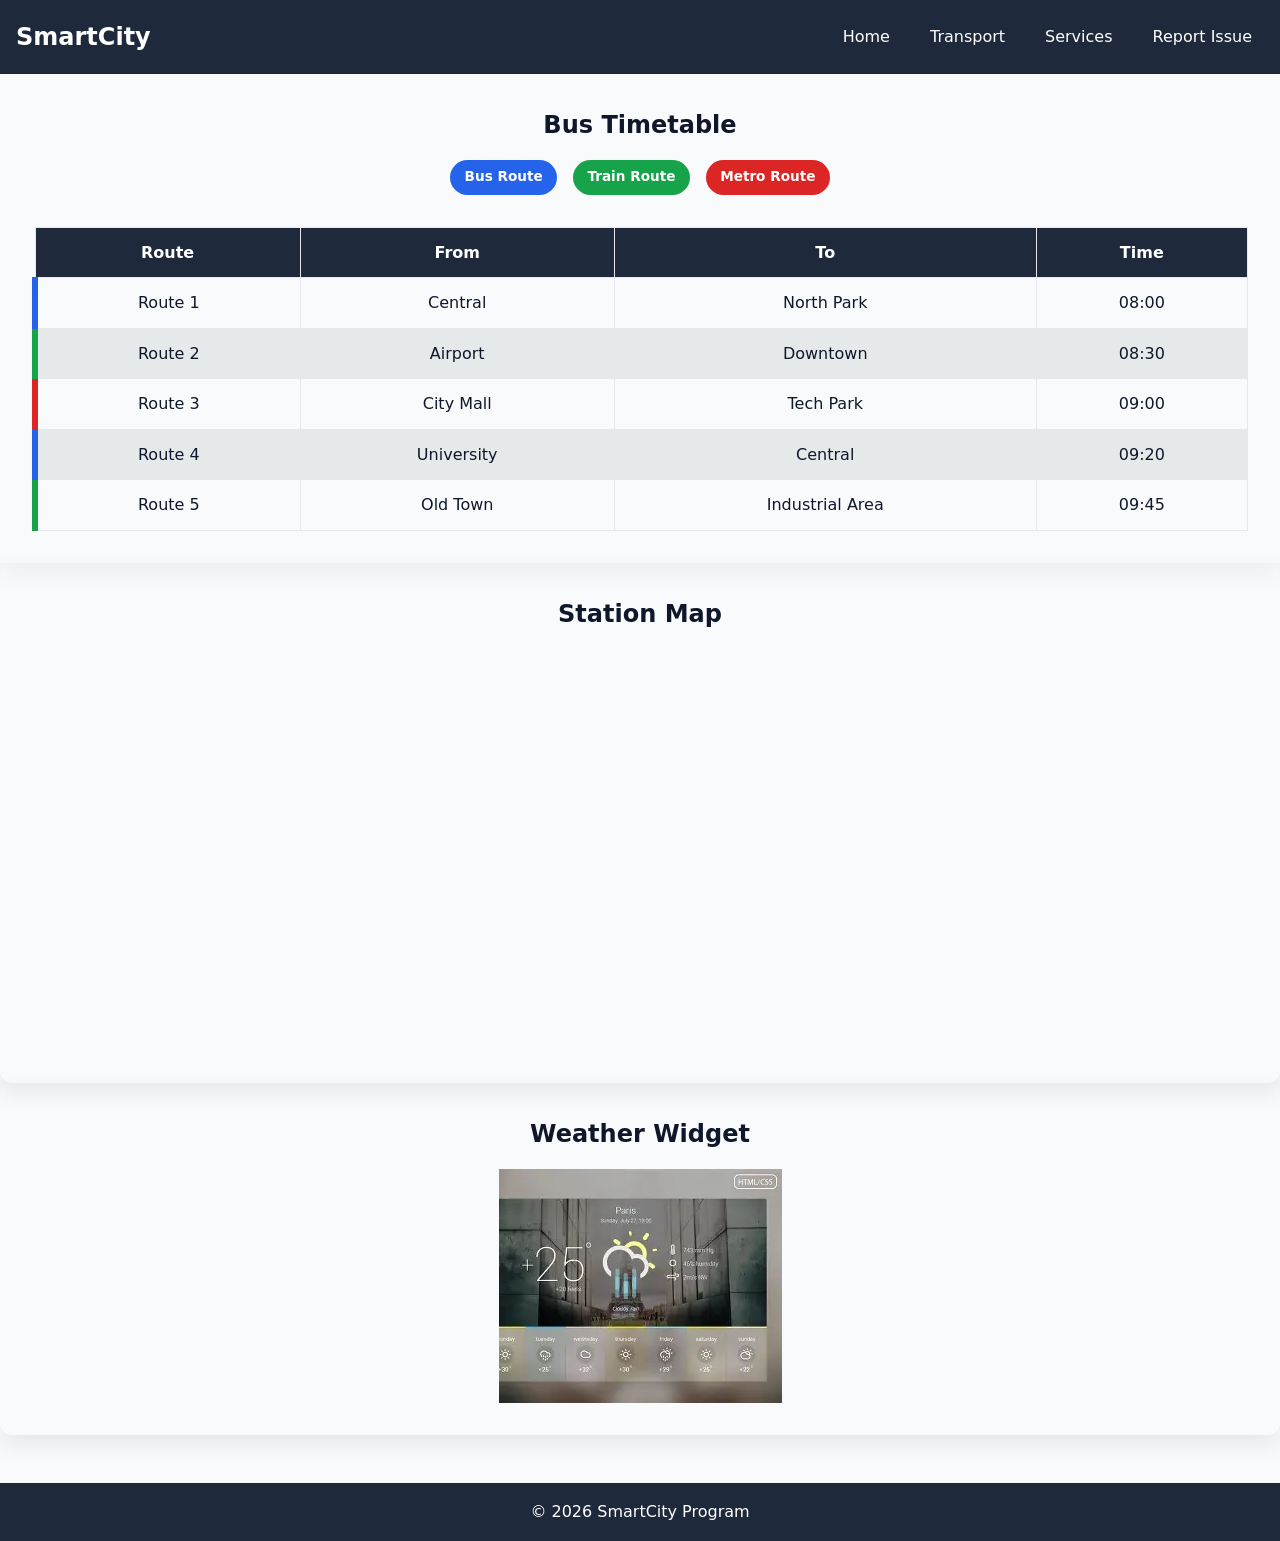
<file: html-css/Assignment-4/transport.html>
<!DOCTYPE html>
<html lang="en">
  <head>
    <meta charset="UTF-8" />
    <title>Transport | SmartCity</title>
    <link rel="stylesheet" href="css/styles.css" />
  </head>
  <body class="page-transport">
    <header>
      <nav class="navbar" aria-label="Main Navigation">
        <h2 class="logo">SmartCity</h2>

        <!-- Hamburger Button -->
        <button class="menu-toggle" aria-label="Toggle navigation">☰</button>

        <div class="nav-links">
          <a href="index.html">Home</a>
          <a href="transport.html">Transport</a>
          <a href="services.html">Services</a>
          <a href="report-issue.html">Report Issue</a>
        </div>
      </nav>
    </header>

    <main>
      <section class="transport-layout">
        <h2>Bus Timetable</h2>
        <div class="route-legend">
          <span class="legend-item bus">Bus Route</span>
          <span class="legend-item train">Train Route</span>
          <span class="legend-item metro">Metro Route</span>
        </div>
        <table>
          <thead>
            <tr>
              <th>Route</th>
              <th>From</th>
              <th>To</th>
              <th>Time</th>
            </tr>
          </thead>
          <tbody>
            <tr class="route-bus">
              <td>Route 1</td>
              <td>Central</td>
              <td>North Park</td>
              <td>08:00</td>
            </tr>
            <tr class="route-train">
              <td>Route 2</td>
              <td>Airport</td>
              <td>Downtown</td>
              <td>08:30</td>
            </tr>
            <tr class="route-metro">
              <td>Route 3</td>
              <td>City Mall</td>
              <td>Tech Park</td>
              <td>09:00</td>
            </tr>

            <tr class="route-bus">
              <td>Route 4</td>
              <td>University</td>
              <td>Central</td>
              <td>09:20</td>
            </tr>

            <tr class="route-train">
              <td>Route 5</td>
              <td>Old Town</td>
              <td>Industrial Area</td>
              <td>09:45</td>
            </tr>
          </tbody>
        </table>
      </section>

      <section class="card">
        <h2>Station Map</h2>
        <div class="map-container">
          <iframe
            src="https://www.google.com/maps/embed?pb=!1m14!1m12!1m3!1d28057.103577437898!2d77.44389120000001!3d28.475392000000003!2m3!1f0!2f0!3f0!3m2!1i1024!2i768!4f13.1!5e0!3m2!1sen!2sin!4v1768280478276!5m2!1sen!2sin"
            style="border: 0"
            allowfullscreen=""
            loading="lazy"
          ></iframe>
        </div>
      </section>
      <section class="card">
        <h2>Weather Widget</h2>
        <img src="assets/images/weather_widget.jpg" alt="Weather Widget" />
      </section>
    </main>

    <footer>
      <p>© 2026 SmartCity Program</p>
    </footer>

    <script>
      const menuToggle = document.querySelector(".menu-toggle");
      const navLinks = document.querySelector(".nav-links");

      menuToggle.addEventListener("click", () => {
        navLinks.classList.toggle("active");
      });
    </script>
  </body>
</html>
</file>
<file: html-css/Assignment-2/styles.css>
/* ===============================
   THEME VARIABLES
================================ */
:root {
  --primary: #0a3dbf;
  --secondary: #f4f7ff;
  --background: #f4f6f9;
  --card-bg: #ffffff;
  --text: #333;
  --muted: #555;
  --border: #e5e7eb;
  --radius: 12px;
  --spacing: 1rem;
  --transition: all 0.3s ease-in-out;
}

/* ===============================
   RESET & BASE
================================ */
* {
  box-sizing: border-box;
  margin: 0;
  padding: 0;
}

header {
    position: sticky;
    top: 0;
    z-index: 1000;
}

body {
  font-family: system-ui, sans-serif;
  background-color: var(--background);
  color: var(--text);
  line-height: 1.6;
}

a {
  text-decoration: none;
  color: var(--primary);
}

button {
  cursor: pointer;
  border: none;
}

.visually-hidden {
  position: absolute;
  width: 1px;
  height: 1px;
  padding: 0;
  margin: -1px;
  overflow: hidden;
  clip: rect(0,0,0,0);
  border: 0;
}

/* ===============================
   NAVBAR
================================ */
.navbar {
  display: flex;
  justify-content: space-between;
  align-items: center;
  background-color: var(--primary);
  color: white;
  padding: var(--spacing);
  position: sticky;
  top: 0;
  z-index: 1000;
}

.nav-links {
  list-style: none;
  display: flex;
  gap: 1rem;
}

.nav-links a {
  color: white;
  font-weight: 500;
}

.logo {
  font-size: 1.2rem;
  font-weight: bold;
}

.sidebar-toggle {
  display: none;
  background: none;
  color: white;
  font-size: 1.5rem;
  padding: 0.5rem;
  cursor: pointer;
  position: relative;
  z-index: 1100;
}

/* ===============================
   LAYOUT
================================ */
.layout {
  display: grid;
  grid-template-columns: 250px 1fr;
  gap: var(--spacing);
  padding: var(--spacing);
}

/* Sidebar */
.sidebar {
  background-color: var(--secondary);
  padding: var(--spacing);
  border-radius: var(--radius);
  height: fit-content;
  position: sticky;
  left: 0;
  top: 72px;
  width: auto;
}

/* Sidebar form */
.form-group {
  margin-bottom: var(--spacing);
}

.filter-form input,
.filter-form select {
  width: 100%;
  padding: 0.5rem;
  border-radius: var(--radius);
  border: 1px solid var(--border);
}

.btn {
  display: inline-block;
  padding: 0.5rem 1rem;
  border-radius: var(--radius);
  background-color: var(--primary);
  color: white;
  transition: var(--transition);
}

.btn:hover,
.btn:focus {
  background-color: #062a8c;
}

/* ===============================
   ROLE FILTER (FIELDSET)
================================ */

.role-fieldset {
  border: none;
  padding: 0;
  margin-bottom: var(--spacing);
}

/* Title */
.role-fieldset::before {
  content: "Role";
  display: block;
  font-weight: 600;
  margin-bottom: 0.6rem;
  color: var(--text);
}

/* Label layout */
.role-option {
  display: flex;
  align-items: center;       
  gap: 0.6rem;               
  padding: 0.45rem 0.6rem;
  border-radius: var(--radius);
  cursor: pointer;
  transition: var(--transition);
}

/* FORCE checkbox to stay left */
.role-option input[type="checkbox"] {
  margin: 0;                 
  flex-shrink: 0;          
  width: 16px;
  height: 16px;
}

/* Text styling */
.role-option span {
  flex: 1;
  text-align: left;
}

/* Hover */
.role-option:hover {
  background-color: var(--card-bg);
}

/* Checked state */
.role-option:has(input:checked) {
  background-color: #807c7c8b;
  border-left: 4px solid var(--primary);
}

/* Checked text */
.role-option input:checked + span {
  font-weight: 600;
  color: var(--primary);
}

/* Keyboard focus */
.role-option input:focus-visible {
  outline: 2px solid var(--primary);
  outline-offset: 2px;
}

/* ===============================
   EMPLOYEE GRID
================================ */
.employee-grid {
  display: grid;
  gap: var(--spacing);
  grid-template-columns: repeat(auto-fill, minmax(250px, 1fr));
  margin-top: var(--spacing);
}

/* Employee Card */
.card {
  background-color: var(--card-bg);
  border-radius: var(--radius);
  padding: var(--spacing);
  box-shadow: 0 2px 6px rgba(0,0,0,0.1);
  transition: var(--transition);
  display: flex;
  flex-direction: column;
  align-items: center;
  text-align: center;
}

.card:hover {
  transform: translateY(-5px);
  box-shadow: 0 4px 12px rgba(0,0,0,0.2);
}

.avatar {
  width: 80px;
  height: 80px;
  border-radius: 50%;
  object-fit: cover;
  margin-bottom: 0.5rem;
}

.badge {
  font-size: 0.9rem;
  color: var(--primary);
  font-weight: 500;
}

.location {
  font-size: 0.85rem;
  color: var(--muted);
}

.bio {
  font-size: 0.85rem;
  margin: 0.5rem 0;
}

.contact {
  display: flex;
  gap: 0.5rem;
  margin-top: 0.5rem;
}

/* ===============================
   FOOTER
================================ */
.footer {
  background-color: var(--primary);
  color: white;
  text-align: center;
  padding: var(--spacing);
  margin-top: var(--spacing);
  font-size: 0.85rem;
}

/* ===============================
   RESPONSIVE
================================ */
@media (max-width: 1024px) {
  .layout {
    display: grid;
    grid-template-columns: 220px 1fr;
    gap: var(--spacing);
  }

  .sidebar {
    width: 220px;
    top: 64px; /* height of navbar */
  }
}

/* Tablets & mobile */
@media (max-width: 768px) {
  .layout {
    display: block;
  }

  .nav-links {
    display: none;
  }
  
  #menu-toggle:checked ~ .nav-links {
    display: flex;
    flex-direction: column;
    gap: 1rem;

    position: fixed;          /* 👈 makes it a popup */
    top: 70px;                /* below navbar */
    right: 1rem;

    width: 120px;
    padding: 1rem;
  
    background: white;
    border-radius: var(--radius);
    box-shadow: 0 10px 25px rgba(0,0,0,0.2);

    z-index: 1100;
    transform: scale(1);
    opacity: 1;
  }
   /* Popup links */
  .nav-links a {
    color: var(--primary);
    font-weight: 600;
    transform: scale(0.95);
    transition: all 0.3s ease;
  }

  .sidebar {
    position: relative;
    width: 100%;
    top: 0;
    margin-bottom: var(--spacing);
  }

  .main-content {
    margin-left: 0;
  }

  /* Mobile navigation */
  .sidebar-toggle {
    display: block;
  }

  .nav-links {
    display: none;
  }
  .employee-grid {
    grid-template-columns: 1fr;
  }
}
</file>
<file: html-css/Assignment-3/styles.css>
:root {
  --primary: #2563eb;
  --secondary: #1e293b;
  --background: #f8fafc;
  --text: #0f172a;
  --white: #ffffff;
  --radius: 12px;
  --hero-bg-size: 55%;
}

/* ===============================
   GLOBAL STYLES
================================ */
*,
*::before,
*::after {
  box-sizing: border-box;
}

html {
  scroll-behavior: smooth;
}

body {
  margin: 0;
  font-family: 'Inter', sans-serif;
  color: var(--text);
  background: var(--background);
  line-height: 1.6;
}

img {
  max-width: 100%;
  height: auto;
  display: block;
}

.container {
  max-width: 1200px;
  margin-inline: auto;
  padding-inline: 1rem;
}

/* ===============================
   HEADER
================================ */
.site-header {
  position: sticky;
  top: 0;
  z-index: 1000;
  background: var(--white);
  border-bottom: 1px solid #e5e7eb;

}

.header-content {
  display: flex;
  flex-wrap: nowrap;
  gap: 1rem;
  justify-content: space-between;
  align-items: center;
}

.logo {
  height: 56px;
}

.nav-list {
  list-style: none;
  display: flex;
  flex-wrap: wrap;
  gap: 1rem;
  margin: 0;
  padding: 0;
}

.nav-list a {
  text-decoration: none;
  color: var(--text);
  font-weight: 500;
}

.nav-list a:focus-visible {
  outline: 2px solid var(--primary);
  outline-offset: 4px;
}

.visually-hidden {
  position: absolute;
  width: 1px;
  height: 1px;
  overflow: hidden;
  clip: rect(0,0,0,0);
}

.hamburger {
  display: none;
  font-size: 1.8rem;
  cursor: pointer;
  user-select: none;
  color: var(--text);
}

/* ===============================
   HERO SECTION
================================ */

.hero {
  position: relative;
  min-height: 85vh;
  display: flex;
  align-items: center;
  background-repeat: no-repeat;
  background:
    linear-gradient(rgba(61, 79, 121, 0.667),
      rgba(12, 17, 29, 0.95)),
    url("assets/hero-mockup.png");
  background-position: center;
  background-size: cover;
}

.hero-grid {
  display: flex;
}

.hero-text {
  text-align: center;
  margin-inline: auto;
  color: #cbd5f5;
}

.hero::after {
  content: "";
  position: absolute;
  left: 0;
  right: 0;
  bottom: 0;
  height: 120px;

  background: linear-gradient(
    to bottom,
    rgba(12, 17, 29, 0) 0%,
    var(--background) 100%
  );

  pointer-events: none;
}


/* ===============================
   BUTTON
================================ */
.btn-primary {
  display: inline-block;
  background: var(--white);
  color: var(--primary);
  padding: 0.75rem 1.5rem;
  border-radius: var(--radius);
  text-decoration: none;
  font-weight: 600;
}

/* ===============================
   FEATURES
================================ */
.features {
  padding: 2rem 0;
}

.features-grid {
  display: grid;
  grid-template-columns: 1fr;
  gap: 1.5rem;
}

.feature-card {
  background: var(--white);
  padding: 1.5rem;
  border-radius: var(--radius);
  display: flex;
  flex-direction: column;
}

.feature-card img {
  height: 200px;
  object-fit: cover;
  border-radius: calc(var(--radius) - 4px);
  margin-bottom: 1rem;
}

/* ===============================
   PRICING
================================ */
.pricing {
  padding: 2rem 0;
}

.pricing-grid {
  display: grid;
  grid-template-columns: 1fr;
  gap: 1.5rem;
}

.pricing-card {
  box-shadow: 0 12px 30px rgba(0, 0, 0, 0.12);
  background: var(--white);
  padding: 2rem;
  border-radius: var(--radius);
  position: relative;
}

.pricing-card ul {
  padding-left: 1.2rem;
}

.pricing-card:hover {
  transform: translateY(-6px);
  transition: all ease;
}

.highlight {
  border: 2px solid var(--primary);
}

.ribbon {
  position: absolute;
  top: 0.75rem;
  right: 0.75rem;
  background: var(--primary);
  color: white;
  padding: 0.3rem 0.75rem;
  font-size: 0.75rem;
  border-radius: 6px;
}

/* ===============================
   TESTIMONIALS
================================ */
.testimonials {
  padding: 2rem 0;
}

.testimonial-row {
  display: grid;
  grid-auto-flow: column;
  grid-auto-columns: minmax(260px, 1fr);
  gap: 1rem;
  overflow-x: auto;
  padding-bottom: 1rem;
}

.testimonial-card {
  background: var(--white);
  padding: 1.5rem;
  border-radius: var(--radius);
  margin: 0;
}

.testimonial-card blockquote {
  margin: 0 0 1rem;
  position: relative;
}

.testimonial-card blockquote::before {
  content: "“";
  font-size: 3rem;
  color: var(--primary);
  position: absolute;
  top: -1rem;
  left: -0.5rem;
}

.user-id {
  text-align: center;
}

.user-id img {
  width: 120px;
  height: 120px;
  border-radius: 50%;
  object-fit: cover;
  margin-inline: auto;
  border: 2px solid var(--primary);
}

/* ===============================
   CTA
================================ */
.cta {
  padding: 2rem 1rem;
  background: linear-gradient(135deg, var(--secondary), #020617);
  color: white;
}

.cta h2 {
  text-align: center;
  margin-bottom: 2rem;
}

.cta-form {
  max-width: 520px;
  margin-inline: auto;
  background: rgba(255, 255, 255, 0.08);
  padding: 2rem;
  border-radius: var(--radius);
}

.form-group {
  display: flex;
  flex-direction: column;
  gap: 0.4rem;
  margin-bottom: 1.2rem;
}

.form-group label {
  font-size: 0.9rem;
  color: #e5e7eb;
}

.form-group input[type="text"],
.form-group input[type="email"] {
  padding: 0.7rem;
  border-radius: 8px;
  border: none;
}

.form-group.checkbox {
  flex-direction: row;
  gap: 0.6rem;
}

.cta-form input[type="submit"] {
  width: 100%;
  padding: 0.8rem;
  font-weight: 600;
  border: none;
  border-radius: var(--radius);
  cursor: pointer;
}

/* ===============================
   FOOTER
================================ */
.site-footer {
  text-align: center;
  padding: 1rem;
  background: #020617;
  color: #cbd5f5;
}

/* ===============================
   RESPONSIVE BREAKPOINTS
================================ */
@media (max-width: 786px) {
  :root {
    --hero-bg-size: 0%;
  }

  .hamburger {
    display: block;
    margin-left: auto;
    z-index: 1101;
  }

  /* Hide normal nav */
  .nav-list {
    display: none;
  }

  /* POPUP MENU */
  #menu-toggle:checked ~ nav .nav-list {
    display: flex;
    flex-direction: column;
    gap: 1rem;
    align-items: center;
    position: fixed;
    top: 80px;
    right: 0.5rem;

    width: 190px;
    padding: 1.2rem;

    background: var(--white);
    border-radius: var(--radius);
    box-shadow: 0 12px 30px rgba(0,0,0,0.25);

    z-index: 1100;
  }

  .nav-list a {
    color: var(--text);
    font-weight: 600;
  }

  .container {
    grid-template-columns: 1fr 1fr;
    align-items: center;
  }

  .features-grid {
    grid-template-columns: repeat(2, 1fr);
  }

  .pricing-grid {
    grid-template-columns: repeat(2, 1fr);
  }

  .feature-card:hover {
    transform: translateY(-6px);
    transition: transform 0.3s ease;
  }

  .testimonial-row {
    gap: 25px;
  }
}

@media (min-width: 786px) {
  :root {
    --hero-bg-size: 45%;
  }

  .features-grid {
    grid-template-columns: repeat(4, 1fr);
  }

  .pricing-grid {
    grid-template-columns: repeat(3, 1fr);
  }
  
  .feature-card:hover {
    transform: translateY(-6px);
    transition: transform 0.3s ease;
  }
}
</file>
<file: html-css/getting_sarted_with_html/main.css>
html{
    font-size: 22px;
}
body{
    background-color: #333;
    color: whitesmoke;
}
</file>
<file: js/Assignment - 1/styles.css>
/* ===============================
   VARIABLES
================================ */
:root {
  --primary: #2563eb;
  --secondary: #1e293b;
  --accent: #22c55e;
  --wrong: #ef4444;
  --background: #6aac445a;
  --text: #0f172a;
  --radius: 12px;
  --transition: 0.3s;
}

* {
  box-sizing: border-box;
  margin: 0;
  padding: 0;
  font-family: 'Segoe UI', sans-serif;
}

body {
  background: var(--background);
  color: var(--text);
  display: flex;
  justify-content: center;
  align-items: center;
  min-height: 100vh;
}

.container {
  width: 90%;
  max-width: 500px;
  text-align: center;
}

/* Screens */
.screen {
  display: none;
  padding: 2rem;
  background: #fff;
  border-radius: var(--radius);
  box-shadow: 0 4px 10px rgba(0,0,0,0.1);
}

.screen.active {
  display: block;
}

/* Buttons */
button {
  padding: 0.7rem 1.5rem;
  margin-top: 1rem;
  border: none;
  border-radius: var(--radius);
  background: var(--primary);
  color: #161616;
  cursor: pointer;
  font-size: 1rem;
  transition: var(--transition);
}

button:hover {
  background: var(--accent);
}

button:disabled {
  opacity: 0.6;
  cursor: not-allowed;
}

/* Options */
.option-btn {
  display: block;
  width: 100%;
  margin: 0.5rem 0;
  padding: 0.7rem;
  border: 2px solid var(--primary);
  border-radius: var(--radius);
  background: #fff;
  cursor: pointer;
  transition: var(--transition);
}

.option-btn.correct {
  background: var(--accent);
  color: #fff;
  border-color: var(--accent);
}

.option-btn.wrong {
  background: var(--wrong);
  color: #fff;
  border-color: var(--wrong);
}

#score-container {
  margin-top: 1rem;
  font-weight: bold;
}

.progress-bar {
  width: 100%;
  height: 10px;
  background: #e5e7eb;
  border-radius: 5px;
  margin-bottom: 16px;
}

#progress-fill {
  height: 100%;
  width: 0%;
  background: #2563eb;
  border-radius: 5px;
  transition: width 0.3s ease;
}


/* Responsive */
@media (max-width: 480px) {
  .container {
    width: 95%;
  }
}
</file>
<file: js/Assignment - 2/styles.css>
/* ===============================
   VARIABLES
================================ */
:root {
  --primary-color: #2563eb;
  --secondary-color: #1e293b;
  --background-color: #f8fafc;
  --text-color: #0f172a;
  --card-bg: #ffffff;
  --transition-speed: 0.3s;
  --border-radius: 12px;
  --faq-max-height: 500px;
}

/* ===============================
   GLOBAL STYLES
================================ */
* {
  box-sizing: border-box;
  margin: 0;
  padding: 0;
}

body {
  font-family: 'Segoe UI', Tahoma, Geneva, Verdana, sans-serif;
  background-color: var(--background-color);
  color: var(--text-color);
  line-height: 1.6;
  padding: 2rem;
}

h1 {
  text-align: center;
  margin-bottom: 2rem;
  font-size: 2rem;
  color: var(--secondary-color);
}

input#faqSearch {
  display: block;
  width: 100%;
  max-width: 500px;
  margin: 0 auto 2rem;
  padding: 0.75rem 1rem;
  font-size: 1rem;
  border-radius: var(--border-radius);
  border: 1px solid #ccc;
  transition: border 0.2s;
}

input#faqSearch:focus {
  border-color: var(--primary-color);
  outline: none;
}

/* ===============================
   FAQ STYLES
================================ */
.faq-container {
  max-width: 700px;
  margin: 0 auto;
}

.faq-item {
  border-radius: var(--border-radius);
  margin-bottom: 1rem;
  box-shadow: 0 2px 6px rgba(0, 0, 0, 0.05);
  overflow: hidden;
  background-color: var(--card-bg);
  transition: transform 0.2s;
}

.faq-item:hover {
  transform: translateY(-2px);
}

.faq-question {
  width: 100%;
  background-color: var(--primary-color);
  color: #fff;
  padding: 1rem 1.25rem;
  cursor: pointer;
  display: flex;
  justify-content: space-between;
  align-items: center;
  font-weight: 600;
  font-size: 1rem;
  border: none;
  text-align: left;
  transition: background-color 0.2s;
}

.faq-question:hover,
.faq-question:focus {
  background-color: #1e40af;
  outline: none;
}

.faq-icon {
  font-size: 1.5rem;
  transition: transform var(--transition-speed) ease;
}

.faq-item.expanded .faq-icon {
  transform: rotate(45deg); /* + becomes x */
}

.faq-answer {
  max-height: 0;
  overflow: hidden;
  padding: 0 1.25rem;
  background-color: #fff;
  color: var(--text-color);
  transition: max-height var(--transition-speed) ease, padding var(--transition-speed) ease;
}

.faq-answer p {
  margin: 1rem 0;
  font-size: 0.95rem;
}

.faq-item.expanded .faq-answer {
  max-height: var(--faq-max-height);
  padding: 1rem 1.25rem;
}

/* ===============================
   BUTTONS FOR EXPAND/COLLAPSE ALL
================================ */
.faq-controls {
  text-align: center;
  margin-top: 2rem;
}

.faq-controls button {
  padding: 0.5rem 1.25rem;
  margin: 0 0.5rem;
  border: none;
  border-radius: var(--border-radius);
  background-color: var(--primary-color);
  color: #fff;
  font-size: 0.95rem;
  cursor: pointer;
  transition: background-color 0.2s;
}

.faq-controls button:hover {
  background-color: #1e40af;
}

/* ===============================
   RESPONSIVENESS
================================ */
@media (max-width: 600px) {
  body {
    padding: 1rem;
  }

  .faq-question {
    font-size: 0.95rem;
    padding: 0.75rem 1rem;
  }

  .faq-answer p {
    font-size: 0.9rem;
  }

  input#faqSearch {
    width: 95%;
  }
}
</file>
<file: js/Assignment - 3/style.css>
/* ===============================
   VARIABLES (global)
================================ */
:root {
  --primary: #2563eb;
  --secondary: #1e293b;
  --success: #22c55e;
  --danger: #ef4444;
  --background: #f8fafc;
  --card-bg: #ffffff;
  --text: #0f172a;
  --text-muted: #64748b;
  --border: #e2e8f0;
  --radius: 12px;
  --shadow: rgba(0, 0, 0, 0.05);
  --hover-shadow: rgba(0, 0, 0, 0.1);
}


/* ===============================
   GLOBAL STYLES
================================ */
* {
  box-sizing: border-box;
  margin: 0;
  padding: 0;
  font-family: 'Inter', Arial, sans-serif;
}

body {
  background: var(--background);
  color: var(--text);
  display: flex;
  justify-content: center;
  padding: 20px;
}

.app-container {
  display: flex;
  flex-direction: column;
  max-width: 600px;
  width: 100%;
  gap: 20px;
}

header {
  text-align: center;
}

header h1 {
  color: var(--primary);
  font-size: 2rem;
  font-weight: 600;
}

/* ===============================
   TASK INPUT
================================ */
.task-input {
  display: flex;
  gap: 10px;
  margin-bottom: 1rem;
}

.task-input input {
  flex: 1;
  padding: 12px 15px;
  border-radius: var(--radius);
  border: 1px solid var(--border);
  font-size: 1rem;
  transition: border 0.2s;
}

.task-input input:focus {
  outline: none;
  border-color: var(--primary);
  box-shadow: 0 0 5px var(--primary);
}

.task-input button {
  padding: 12px 20px;
  border: none;
  background: var(--primary);
  color: white;
  border-radius: var(--radius);
  cursor: pointer;
  font-weight: 500;
  transition: background 0.2s, transform 0.1s;
}

.task-input button:hover {
  background: #1e40af;
  transform: translateY(-1px);
}

/* ===============================
   SEARCH & SORT CONTROLS
================================ */
.controls {
  display: flex;
  gap: 10px;
}

.controls input,
.controls select {
  flex: 1;
  padding: 10px 12px;
  border-radius: var(--radius);
  border: 1px solid var(--border);
  font-size: 0.95rem;
}

.controls input:focus,
.controls select:focus {
  outline: none;
  border-color: var(--primary);
}

/* Mobile */
@media (max-width: 600px) {
  .controls {
    flex-direction: column;
  }
}

/* ===============================
   FILTER BUTTONS
================================ */
.filters {
  display: flex;
  justify-content: center;
  gap: 10px;
  margin-top: 1rem;
  margin-bottom: 1rem;
}

.filter-btn {
  padding: 8px 16px;
  border-radius: var(--radius);
  border: 1px solid var(--primary);
  background: white;
  color: var(--primary);
  cursor: pointer;
  transition: all 0.2s;
}

.filter-btn.active {
  background: var(--primary);
  color: white;
}

.filter-btn:hover {
  background: var(--primary);
  color: white;
}

/* ===============================
   TASK LIST
================================ */
.task-list {
  list-style: none;
  display: flex;
  flex-direction: column;
  gap: 12px;
}

.task-list li {
  display: flex;
  align-items: center;
  justify-content: space-between;
  padding: 12px 15px;
  border-radius: var(--radius);
  background: var(--card-bg);
  border: 1px solid var(--border);
  box-shadow: 0 2px 4px var(--shadow);
  transition: box-shadow 0.2s, transform 0.1s;
}

.task-list li:hover {
  box-shadow: 0 4px 8px var(--hover-shadow);
  transform: translateY(-1px);
}

.task-list li.completed {
  background: #d1fae5; /* Soft green for completed */
  border-color: #22c55e;
}

.task-title {
  flex: 1;
  margin-left: 10px;
  font-size: 1rem;
  word-break: break-word;
}

.complete-checkbox {
  width: 20px;
  height: 20px;
  cursor: pointer;
}

.delete-btn {
  background: var(--danger);
  border: none;
  color: white;
  padding: 6px 12px;
  border-radius: var(--radius);
  cursor: pointer;
  font-weight: 500;
  transition: background 0.2s;
}

.delete-btn:hover {
  background: #dc2626;
}

/* ===============================
   EMPTY STATE
================================ */
.empty-state {
  text-align: center;
  color: var(--text-muted);
  font-style: italic;
  display: none;
  margin-top: 10px;
}

/* ===============================
   ANALYTICS
================================ */
.analytics {
  padding: 15px;
  border-radius: var(--radius);
  background: var(--card-bg);
  border: 1px solid var(--border);
  box-shadow: 0 2px 4px var(--shadow);
}

.analytics h2 {
  margin-bottom: 10px;
  font-size: 1.2rem;
  color: var(--primary);
}

.analytics p {
  margin-bottom: 5px;
  font-weight: 500;
}

/* ===============================
   RESPONSIVENESS
================================ */
@media (max-width: 600px) {
  .task-input {
    flex-direction: column;
  }

  .filters {
    flex-direction: column;
  }

  .filters .filter-btn {
    width: 100%;
  }
}
</file>
<file: js/Assignment - 4/style.css>
/* ===============================
   GLOBAL RESET & BASE STYLES
================================ */
* {
  margin: 0;
  padding: 0;
  box-sizing: border-box;
  font-family: "Segoe UI", system-ui, sans-serif;
}

body {
  background: linear-gradient(120deg, #f0f4ff, #f8fbff);
  padding: 20px;
  color: #1f2937;
}

/* ===============================
   HEADER
================================ */
header {
  text-align: center;
  margin-bottom: 30px;
  padding: 20px;
}

header h1 {
  font-size: 32px;
  font-weight: 700;
  color: #1e3a8a;
}

header p {
  margin-top: 6px;
  font-size: 16px;
  color: #475569;
}

/* ===============================
   CARD CONTAINER
================================ */
.card {
  background: #ffffff;
  max-width: 1100px;
  margin: 0 auto 30px;
  padding: 25px 30px;
  border-radius: 14px;
  box-shadow: 0 15px 30px rgba(0, 0, 0, 0.08);
}

/* ===============================
   FORM SECTION
================================ */
.card h2 {
  font-size: 22px;
  margin-bottom: 20px;
  color: #1e293b;
  border-bottom: 2px solid #e5e7eb;
  padding-bottom: 10px;
}

form {
  display: grid;
  grid-template-columns: repeat(2, 1fr);
  gap: 20px;
}

/* Full width rows */
.form-group.full {
  grid-column: span 2;
}

.form-group {
  display: flex;
  flex-direction: column;
}

label {
  font-weight: 600;
  margin-bottom: 6px;
  color: #334155;
}

input,
select {
  padding: 10px 12px;
  border-radius: 8px;
  border: 1px solid #cbd5e1;
  font-size: 15px;
  transition: all 0.2s ease;
}

input:focus,
select:focus {
  outline: none;
  border-color: #2563eb;
  box-shadow: 0 0 0 2px rgba(37, 99, 235, 0.2);
}

/* ===============================
   SKILLS CHECKBOX GRID
================================ */
.checkbox-group {
  display: grid;
  grid-template-columns: repeat(3, 1fr);
  gap: 10px;
  margin-top: 6px;
}

.checkbox-group label {
  display: flex;
  align-items: center;
  gap: 8px;
  font-weight: 500;
  background: #f1f5f9;
  padding: 8px 12px;
  border-radius: 8px;
  cursor: pointer;
  transition: all 0.2s ease;
}

.checkbox-group label:hover {
  background: #e0e7ff;
}

.checkbox-group input {
  transform: scale(1.1);
}

/* ===============================
   CERTIFIED CHECKBOX
================================ */
.certified-box {
  display: flex;
  align-items: center;
  gap: 10px;
  font-weight: 600;
  margin-top: 12px;
}

/* ===============================
   BUTTON
================================ */
button {
  grid-column: span 2;
  padding: 14px;
  border: none;
  border-radius: 10px;
  background: linear-gradient(135deg, #2563eb, #1d4ed8);
  color: white;
  font-size: 16px;
  font-weight: 600;
  cursor: pointer;
  transition: all 0.3s ease;
}

button:hover {
  transform: translateY(-2px);
  box-shadow: 0 8px 18px rgba(37, 99, 235, 0.4);
}

/* ===============================
   ERROR & SUCCESS
================================ */
.error {
  color: #dc2626;
  font-size: 13px;
  margin-top: 4px;
}

#successMsg {
  grid-column: span 2;
  text-align: center;
  margin-top: 10px;
  color: #16a34a;
  font-weight: 600;
}

/* ===============================
   FILTER BUTTONS
================================ */
.filters {
  max-width: 1100px;
  margin: 0 auto 20px;
  display: flex;
  justify-content: center;
  gap: 12px;
  flex-wrap: wrap;
}

.filter {
  padding: 10px 18px;
  border-radius: 20px;
  border: none;
  background: #e2e8f0;
  font-weight: 600;
  cursor: pointer;
  transition: all 0.25s ease;
}

.filter:hover {
  background: #c7d2fe;
}

.filter.active {
  background: linear-gradient(135deg, #10b981, #059669);
  color: white;
  box-shadow: 0 6px 15px rgba(16, 185, 129, 0.35);
}

/* ===============================
   STATS BAR
================================ */
.stats {
  max-width: 1100px;
  margin: 0 auto 30px;
  background: linear-gradient(135deg, #dbeafe, #eef2ff);
  padding: 18px 25px;
  border-radius: 14px;
  display: flex;
  justify-content: space-between;
  font-weight: 700;
  color: #1e3a8a;
  box-shadow: 0 8px 20px rgba(0, 0, 0, 0.06);
}

/* ===============================
   TABLE STYLES
================================ */
table {
  width: 100%;
  border-collapse: collapse;
  margin-top: 15px;
}

thead {
  background: #1e40af;
  color: white;
}

th,
td {
  padding: 12px 14px;
  text-align: left;
}

th {
  font-weight: 600;
  font-size: 15px;
}

tbody tr {
  border-bottom: 1px solid #e5e7eb;
  transition: background 0.2s ease;
}

tbody tr:hover {
  background: #eff6ff;
}

td button {
  padding: 8px 14px;
  border-radius: 8px;
  background: linear-gradient(135deg, #ef4444, #dc2626);
  font-size: 14px;
}

td button:hover {
  box-shadow: 0 6px 12px rgba(239, 68, 68, 0.4);
}

/* ===============================
   RESPONSIVE DESIGN
================================ */
@media (max-width: 900px) {
  form {
    grid-template-columns: 1fr;
  }

  .form-group.full {
    grid-column: span 1;
  }

  button {
    grid-column: span 1;
  }

  .stats {
    flex-direction: column;
    gap: 12px;
    text-align: center;
  }

  .checkbox-group {
    grid-template-columns: repeat(2, 1fr);
  }
}
</file>
<file: html-css/Assignment-4/css/styles.css>
/* ===============================
   VARIABLES (global)
================================ */
:root {
  --primary: #2563eb;
  --secondary: #1e293b;
  --accent: #22c55e;
  --background: #f8fafc;
  --text: #0f172a;
  --white: #ffffff;
  --radius: 12px;
}

/* ===============================
   RESET (global)
================================ */
* {
  margin: 0;
  padding: 0;
  box-sizing: border-box;
}

body {
  font-family: system-ui, sans-serif;
  background: var(--background);
  color: var(--text);
  line-height: 1.6;
}

img, video, audio {
  max-width: 100%;
  display: block;
}

a {
  text-decoration: none;
  color: inherit;
}

/* ===============================
   Header and Footer (global)
================================ */
header {
  background: var(--secondary);
  color: var(--white);
  position: sticky;
  top: 0;
  z-index: 1000;
}

.navbar {
  display: flex;
  justify-content: space-between;
  padding: 1rem;
  align-items: center;
  position: relative;
}

.nav-links {
  display: flex;
  gap: 1rem;
}

.nav-links a {
  padding: 0.5rem 0.75rem;
  border-radius: var(--radius);
}

.nav-links a:hover {
  background: var(--primary);
}

.menu-toggle {
  display: none;
  font-size: 1.6rem;
  background: none;
  border: none;
  color: var(--white);
  cursor: pointer;
}

footer {
  background: var(--secondary);
  color: var(--white);
  text-align: center;
  padding: 1rem;
  margin-top: 3rem;
}

/* ===============================
   HOME PAGE
================================ */
.page-home .home-hero {
    background: linear-gradient(rgb(250, 158, 20), rgb(51, 61, 86)),
        url("assets/images/city-hero.jpg") center/cover no-repeat;
    color: white;
    text-align: center;
    padding: 5rem 1rem;
}

.page-home .home-alerts {
    background: var(--primary);
    color: var(--white);
    overflow: hidden;
}

.page-home .home-alerts p {
    padding: 0.75rem;
    white-space: nowrap;
    animation: ticker 15s linear infinite;
}

@keyframes ticker {
    from {
        transform: translateX(-100%);
    }
    to {
        transform: translateX(100%);
    }
}

.page-home .home-grid {
    display: grid;
    gap: 1.5rem;
    padding: 2rem 1rem;
}

.page-home .home-card {
    background: white;
    padding: 1.5rem;
    border-radius: var(--radius);
    box-shadow: 0 10px 25px rgba(0, 0, 0, 0.08);
}

.page-home .video-section {
    padding: 2rem 1rem;
    display: flex;
    justify-content: center;
}

.page-home .card {
    background-color: #f9f9f9;
    padding: 1rem;
    border-radius: var(--radius);
    box-shadow: 0 4px 8px rgba(0, 0, 0, 0.1);
    display: flex;
    flex-direction: column;
}

.page-home .card:hover {
  transform: translateY(-4px);
  box-shadow: 0 14px 30px rgba(0, 0, 0, 0.12);
}

.page-home .card a {
    color: #4419ef;
}

.page-home .video-card {
    background-color: #f9f9f9;
    padding: 1rem;
    border-radius: var(--radius);
    box-shadow: 0 4px 8px rgba(0, 0, 0, 0.1);
    width: 80%;
    text-align: center;
}

.page-home .video-card h3 {
    margin-bottom: 1rem;
}

.page-home .video-card p {
    margin-top: 1rem;
}

.page-home .video-card video {
    width: 100%;
    height: auto;
    display: block;
}

/* ===============================
   REPORT PAGE
================================ */
.page-report .report-form {
  max-width: 700px;
  margin: 2rem auto;
  background: #ffffff;
  padding: 2rem;
  border-radius: var(--radius);
  box-shadow: 0 10px 25px rgba(0, 0, 0, 0.08);
}

.page-report .report-form label:not(.checkbox-label) {
  font-weight: 600;
  display: block;
}

.page-report .report-form input:not([type="checkbox"]),
.page-report .report-form select,
.page-report .report-form textarea {
  width: 100%;
  padding: 0.6rem;
  margin: 0.5rem 0 1rem;
  border: 2px solid #e5e7eb;
  border-radius: 6px;
  font-size: 1rem;
}

.page-report .hint {
  display: block;
  font-size: 0.85rem;
  color: var(--muted);
  margin-top: -0.5rem;
  margin-bottom: 1rem;
}

.page-report .checkbox-label {
  margin-top: 0.5rem;
  display: flex;
  align-items: center;
  gap: 0.2rem;
  margin-bottom: 0.5rem;
  font-weight: 600;
}

.page-report .checkbox-label input[type="checkbox"] {
  margin: 0;
  width: auto;
}

.page-report .report-form input:invalid,
.page-report .report-form select:invalid,
.page-report .report-form textarea:invalid {
  border-color: #ef4444;
}

.page-report .report-form input:valid,
.page-report .report-form select:valid,
.page-report .report-form textarea:valid {
  border-color: var(--accent);
}

.page-report .report-form button {
  display: block;
  width: 100%;
  background: var(--primary);
  color: #ffffff;
  padding: 0.75rem;
  font-size: 1rem;
  border: none;
  border-radius: var(--radius);
  cursor: pointer;
}

.page-report .report-form button:hover {
  background: #081020;
}

.page-report .status {
  display: none;
  margin-top: 1rem;
  text-align: center;
  color: #15803d;
  font-weight: 600;
}

.page-report .report-form:valid .status {
  display: block;
}

.page-report input:focus,
.page-report select:focus,
.page-report textarea:focus {
  border-color: var(--secondary);
}

/* ===============================
   SERVICES PAGE
================================ */
.page-services .services-page {
  max-width: 95%;
  margin: auto;
  padding: 2rem 1rem;
}

.page-services .services-grid {
  display: grid;
  grid-template-columns: 1fr;
  gap: 1.5rem;
  margin-bottom: 2rem;
}

.page-services .audio-card {
  background: #ffffff;
  padding: 1.5rem;
  border-radius: var(--radius);
  box-shadow: 0 10px 25px rgba(0, 0, 0, 0.08);
  display: flex;
  flex-direction: column;
  gap: 0.75rem;
  transition: transform 0.2s ease, box-shadow 0.2s ease;
  margin-bottom: 2rem;
}

.page-services .audio-card:hover {
  transform: translateY(-4px);
  box-shadow: 0 14px 30px rgba(0, 0, 0, 0.12);
}

.page-services .audio-card audio {
  width: 100%;
}

.page-services .services-features {
  display: grid;
  grid-template-columns: 1fr;
  gap: 2rem;
  margin-bottom: 3rem;
  width: 100%;
}

.page-services .service-card {
  background: #ffffff;
  padding: 1.5rem;
  border-radius: var(--radius);
  box-shadow: 0 10px 25px rgba(0, 0, 0, 0.08);
  display: flex;
  flex-direction: column;
  gap: 0.75rem;
  transition: transform 0.2s ease, box-shadow 0.2s ease;
}

.page-services .service-card:hover {
  transform: translateY(-4px);
  box-shadow: 0 14px 30px rgba(0, 0, 0, 0.12);
}

.page-services .service-card h3 {
  font-size: 1.1rem;
  color: var(--secondary);
}

.page-services .service-card p {
  font-size: 0.95rem;
  color: var(--muted);
}

.page-services .media-card img {
  width: 100%;
  border-radius: 8px;
  object-fit: cover;
}

.page-services .media-card audio {
  width: 100%;
}

.page-services .service-card button {
  margin-top: auto;
  align-self: flex-start;
  background: var(--primary);
  color: #ffffff;
  border: none;
  padding: 0.5rem 1.25rem;
  border-radius: var(--radius);
  cursor: pointer;
  font-size: 0.9rem;
}

.page-services .service-card button:hover {
  background: #1d4ed8;
}

/* ===============================
   TRANSPORT PAGE
================================ */
.page-transport .transport-layout {
  text-align: center;
  padding: 2rem;
  box-shadow: 0 10px 25px rgba(0,0,0,0.05);
}

.page-transport .transport-card {
  background: white;
  padding: 1.5rem;
  border-radius: var(--radius);
  box-shadow: 0 10px 25px rgba(0,0,0,0.08);
}

.page-transport .card {
  margin: auto;
  padding: 2rem;
  width: 100%;
  height: auto;
  border-radius: var(--radius);
  text-align: center;
  box-shadow: 0 10px 25px rgba(0,0,0,0.08);
}

.page-transport .card h2 {
  margin-bottom: 1rem;
} 

.page-transport .card img {
  display: block;
  margin: 0 auto;
  max-width: 100%;
  height: auto;
}

.page-transport .map-container iframe {
  width: 90%;
  aspect-ratio: 25/9;
  border: 0;
}

/* ===============================
   ROUTE LEGEND
================================ */
.page-transport .route-legend {
  display: flex;
  justify-content: center;
  gap: 1rem;
  margin: 1rem 0 2rem;
  flex-wrap: wrap;
}

.page-transport .legend-item {
  padding: 0.4rem 0.9rem;
  border-radius: 20px;
  font-size: 0.85rem;
  font-weight: 600;
  color: white;
  cursor: default;
  transition: transform 0.2s, opacity 0.2s;
}

.page-transport .legend-item:hover {
  transform: scale(1.05);
  opacity: 0.85;
}

/* Legend Colors */
.page-transport .legend-item.bus { background: #2563eb; }
.page-transport .legend-item.train { background: #16a34a; }
.page-transport .legend-item.metro { background: #dc2626; }

/* ===============================
   ROUTE COLOR MAPPING
================================ */
.page-transport .route-bus {
  border-left: 6px solid #2563eb;
}

.page-transport .route-train {
  border-left: 6px solid #16a34a;
}

.page-transport .route-metro {
  border-left: 6px solid #dc2626;
}


.page-transport table {
  width: 100%;
  border-collapse: collapse;
}

.page-transport th, 
.page-transport td {
  padding: 0.75rem;
  border: 1px solid #e5e7eb;
  text-align: center;
}

.page-transport thead {
  background: var(--secondary);
  color: white;
}

.page-transport tbody tr:nth-child(even) {
  background: #bbbdbe4a;
}

.page-transport tbody tr:hover {
  background: #667490;
}

@media (max-width: 600px) {
  .navbar {
    display: flex;
    align-items: center;
    justify-content: space-between;
    flex-wrap: nowrap;
  }

  .menu-toggle {
    display: block;
  }

  .nav-links {
    position: absolute;
    top: 100%;
    left: 0;
    width: 100%;
    background: var(--secondary);
    display: none;
    flex-direction: column;
    padding: 0.5rem 0;
  }

  .nav-links a {
    padding: 0.75rem;
    text-align: center;
  }

  .nav-links.active {
    display: flex;
  }
}

@media (min-width: 601px) and (max-width: 767px) {
  .menu-toggle {
    display: none;
  }

  .nav-links {
    display: flex;
  }
}

@media (min-width: 768px) {
  .page-home .home-grid {
    grid-template-columns: repeat(3, 1fr);
  }
  .page-services .services-features {
    grid-template-columns: repeat(2, 1fr);
  }
  .page-services .services-grid {
    grid-template-columns: repeat(3, 1fr);
  }
}
</file>
